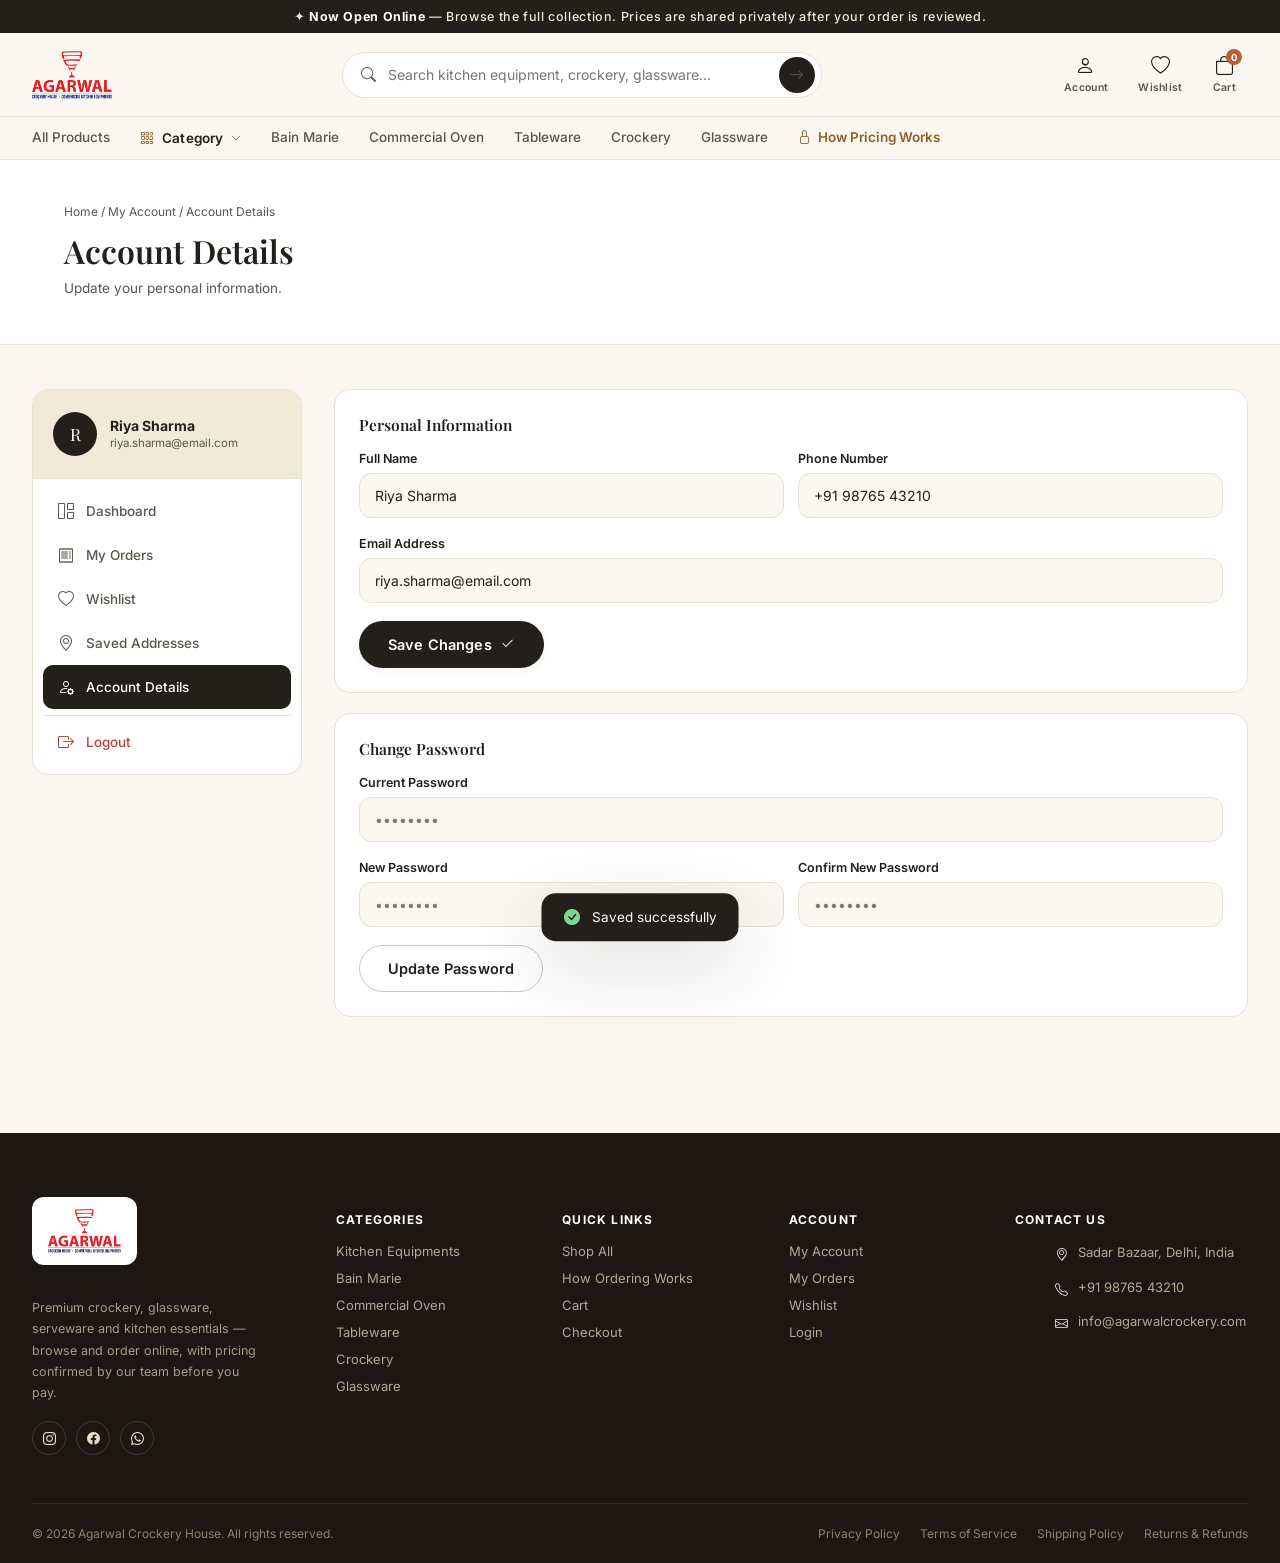
<file: account-details.html>
<!doctype html>
<html lang="en">
<head>
<meta charset="utf-8">
<meta name="viewport" content="width=device-width, initial-scale=1">
<title>Account Details | Agarwal Crockery House</title>
<link rel="icon" href="assets/img/logo.png">
<link rel="preconnect" href="https://fonts.googleapis.com">
<link rel="preconnect" href="https://fonts.gstatic.com" crossorigin>
<link href="https://fonts.googleapis.com/css2?family=Playfair+Display:ital,wght@0,500;0,600;0,700;1,500&family=Inter:wght@400;500;600;700;800&display=swap" rel="stylesheet">
<link href="https://cdn.jsdelivr.net/npm/bootstrap-icons@1.11.3/font/bootstrap-icons.css" rel="stylesheet">
<link rel="stylesheet" href="assets/css/site.css">
<link rel="stylesheet" href="assets/css/nav.css">
<link rel="stylesheet" href="assets/css/cart.css">
<link rel="stylesheet" href="assets/css/account.css">
</head>
<body>

<div class="announce">✦ <b>Now Open Online</b> — Browse the full collection. Prices are shared privately after your order is reviewed.</div>

<header class="site-header">
  <div class="header-row">
    <a class="logo-mark" href="index.html"><img src="assets/img/logo.png" alt="Agarwal Crockery House"></a>
    <form class="search-form" action="shop.html">
      <i class="bi bi-search"></i>
      <input type="search" name="q" placeholder="Search kitchen equipment, crockery, glassware...">
      <button type="submit" aria-label="Search"><i class="bi bi-arrow-right"></i></button>
    </form>
    <div class="header-actions">
      <a class="icon-link" href="account.html"><i class="bi bi-person"></i><span class="label">Account</span></a>
      <a class="icon-link" href="wishlist.html"><i class="bi bi-heart"></i><span class="label">Wishlist</span></a>
      <a class="icon-link" href="cart.html"><i class="bi bi-bag"></i><span class="label">Cart</span><span class="count" data-cart-count>0</span></a>
    </div>
  </div>
  <nav class="category-nav">
    <div class="category-nav-row">
      <a href="shop.html">All Products</a>
      <div class="mega-wrap" id="megaWrap">
        <button type="button" class="mega-btn" id="megaBtn" aria-haspopup="true" aria-expanded="false">
          <i class="bi bi-grid-3x3-gap"></i> Category <i class="bi bi-chevron-down"></i>
        </button>
        <div class="mega-panel" id="megaPanel"></div>
      </div>
      <a href="shop.html?cat=bain-marie">Bain Marie</a>
      <a href="shop.html?cat=commercial-oven">Commercial Oven</a>
      <a href="shop.html?cat=tableware">Tableware</a>
      <a href="shop.html?cat=crockery">Crockery</a>
      <a href="shop.html?cat=glassware">Glassware</a>
      <a class="pricing-link" href="index.html#how-it-works"><i class="bi bi-lock"></i> How Pricing Works</a>
    </div>
  </nav>
</header>

<div class="page-hero">
  <div class="container">
    <div>
      <div class="breadcrumb"><a href="index.html">Home</a> / <a href="account.html">My Account</a> / Account Details</div>
      <h1>Account Details</h1>
      <p>Update your personal information.</p>
    </div>
  </div>
</div>

<main>
  <div class="account-layout">
    <aside class="account-sidebar">
      <div class="account-user">
        <div class="account-avatar">R</div>
        <div><b>Riya Sharma</b><span>riya.sharma@email.com</span></div>
      </div>
      <nav class="account-nav">
        <a href="account.html"><i class="bi bi-grid-1x2"></i> Dashboard</a>
        <a href="orders.html"><i class="bi bi-receipt"></i> My Orders</a>
        <a href="wishlist.html"><i class="bi bi-heart"></i> Wishlist</a>
        <a href="addresses.html"><i class="bi bi-geo-alt"></i> Saved Addresses</a>
        <a href="account-details.html" class="active"><i class="bi bi-person-gear"></i> Account Details</a>
        <a href="login.html" class="logout"><i class="bi bi-box-arrow-right"></i> Logout</a>
      </nav>
    </aside>

    <div class="account-main">
      <div class="acct-panel">
        <h3>Personal Information</h3>
        <form id="detailsForm">
          <div class="field-row">
            <div class="field">
              <label for="dName">Full Name</label>
              <input type="text" id="dName" value="Riya Sharma">
            </div>
            <div class="field">
              <label for="dPhone">Phone Number</label>
              <input type="tel" id="dPhone" value="+91 98765 43210">
            </div>
          </div>
          <div class="field">
            <label for="dEmail">Email Address</label>
            <input type="email" id="dEmail" value="riya.sharma@email.com">
          </div>
          <button type="submit" class="btn btn-dark">Save Changes <i class="bi bi-check2"></i></button>
        </form>
      </div>

      <div class="acct-panel">
        <h3>Change Password</h3>
        <form id="passwordForm">
          <div class="field">
            <label for="dCurrentPwd">Current Password</label>
            <input type="password" id="dCurrentPwd" placeholder="••••••••">
          </div>
          <div class="field-row">
            <div class="field">
              <label for="dNewPwd">New Password</label>
              <input type="password" id="dNewPwd" placeholder="••••••••">
            </div>
            <div class="field">
              <label for="dConfirmPwd">Confirm New Password</label>
              <input type="password" id="dConfirmPwd" placeholder="••••••••">
            </div>
          </div>
          <button type="submit" class="btn btn-outline">Update Password</button>
        </form>
      </div>
    </div>
  </div>
</main>

<footer class="site-footer">
  <div class="footer-top">
    <div class="footer-brand">
      <div class="footer-logo-badge"><img src="assets/img/logo.png" alt="Agarwal Crockery House"></div>
      <p>Premium crockery, glassware, serveware and kitchen essentials — browse and order online, with pricing confirmed by our team before you pay.</p>
      <div class="footer-social">
        <a href="#" aria-label="Instagram"><i class="bi bi-instagram"></i></a>
        <a href="#" aria-label="Facebook"><i class="bi bi-facebook"></i></a>
        <a href="#" aria-label="WhatsApp"><i class="bi bi-whatsapp"></i></a>
      </div>
    </div>
    <div class="footer-col">
      <h4>Categories</h4>
      <a href="shop.html?cat=kitchen-equipment">Kitchen Equipments</a>
      <a href="shop.html?cat=bain-marie">Bain Marie</a>
      <a href="shop.html?cat=commercial-oven">Commercial Oven</a>
      <a href="shop.html?cat=tableware">Tableware</a>
      <a href="shop.html?cat=crockery">Crockery</a>
      <a href="shop.html?cat=glassware">Glassware</a>
    </div>
    <div class="footer-col">
      <h4>Quick Links</h4>
      <a href="shop.html">Shop All</a>
      <a href="index.html#how-it-works">How Ordering Works</a>
      <a href="cart.html">Cart</a>
      <a href="checkout.html">Checkout</a>
    </div>
    <div class="footer-col">
      <h4>Account</h4>
      <a href="account.html">My Account</a>
      <a href="orders.html">My Orders</a>
      <a href="wishlist.html">Wishlist</a>
      <a href="login.html">Login</a>
    </div>
    <div class="footer-col">
      <h4>Contact Us</h4>
      <ul class="footer-contact">
        <li><i class="bi bi-geo-alt"></i><span>Sadar Bazaar, Delhi, India</span></li>
        <li><i class="bi bi-telephone"></i><span>+91 98765 43210</span></li>
        <li><i class="bi bi-envelope"></i><span>info@agarwalcrockery.com</span></li>
      </ul>
    </div>
  </div>
  <div class="footer-bottom">
    <span>© 2026 Agarwal Crockery House. All rights reserved.</span>
    <div class="policies">
      <a href="#">Privacy Policy</a>
      <a href="#">Terms of Service</a>
      <a href="#">Shipping Policy</a>
      <a href="#">Returns &amp; Refunds</a>
    </div>
  </div>
</footer>

<div class="toast-note" id="acToast"><i class="bi bi-check-circle-fill"></i><span data-toast-text>Saved successfully</span></div>

<script src="assets/js/categories.js"></script>
<script src="assets/js/products.js"></script>
<script src="assets/js/site.js"></script>
<script src="assets/js/nav.js"></script>
<script>
  document.getElementById('detailsForm').addEventListener('submit', function (e) {
    e.preventDefault();
    if (window.ACShowToast) window.ACShowToast('Profile updated successfully');
  });
  document.getElementById('passwordForm').addEventListener('submit', function (e) {
    e.preventDefault();
    if (window.ACShowToast) window.ACShowToast('Password updated successfully');
    this.reset();
  });
</script>
</body>
</html>
</file>
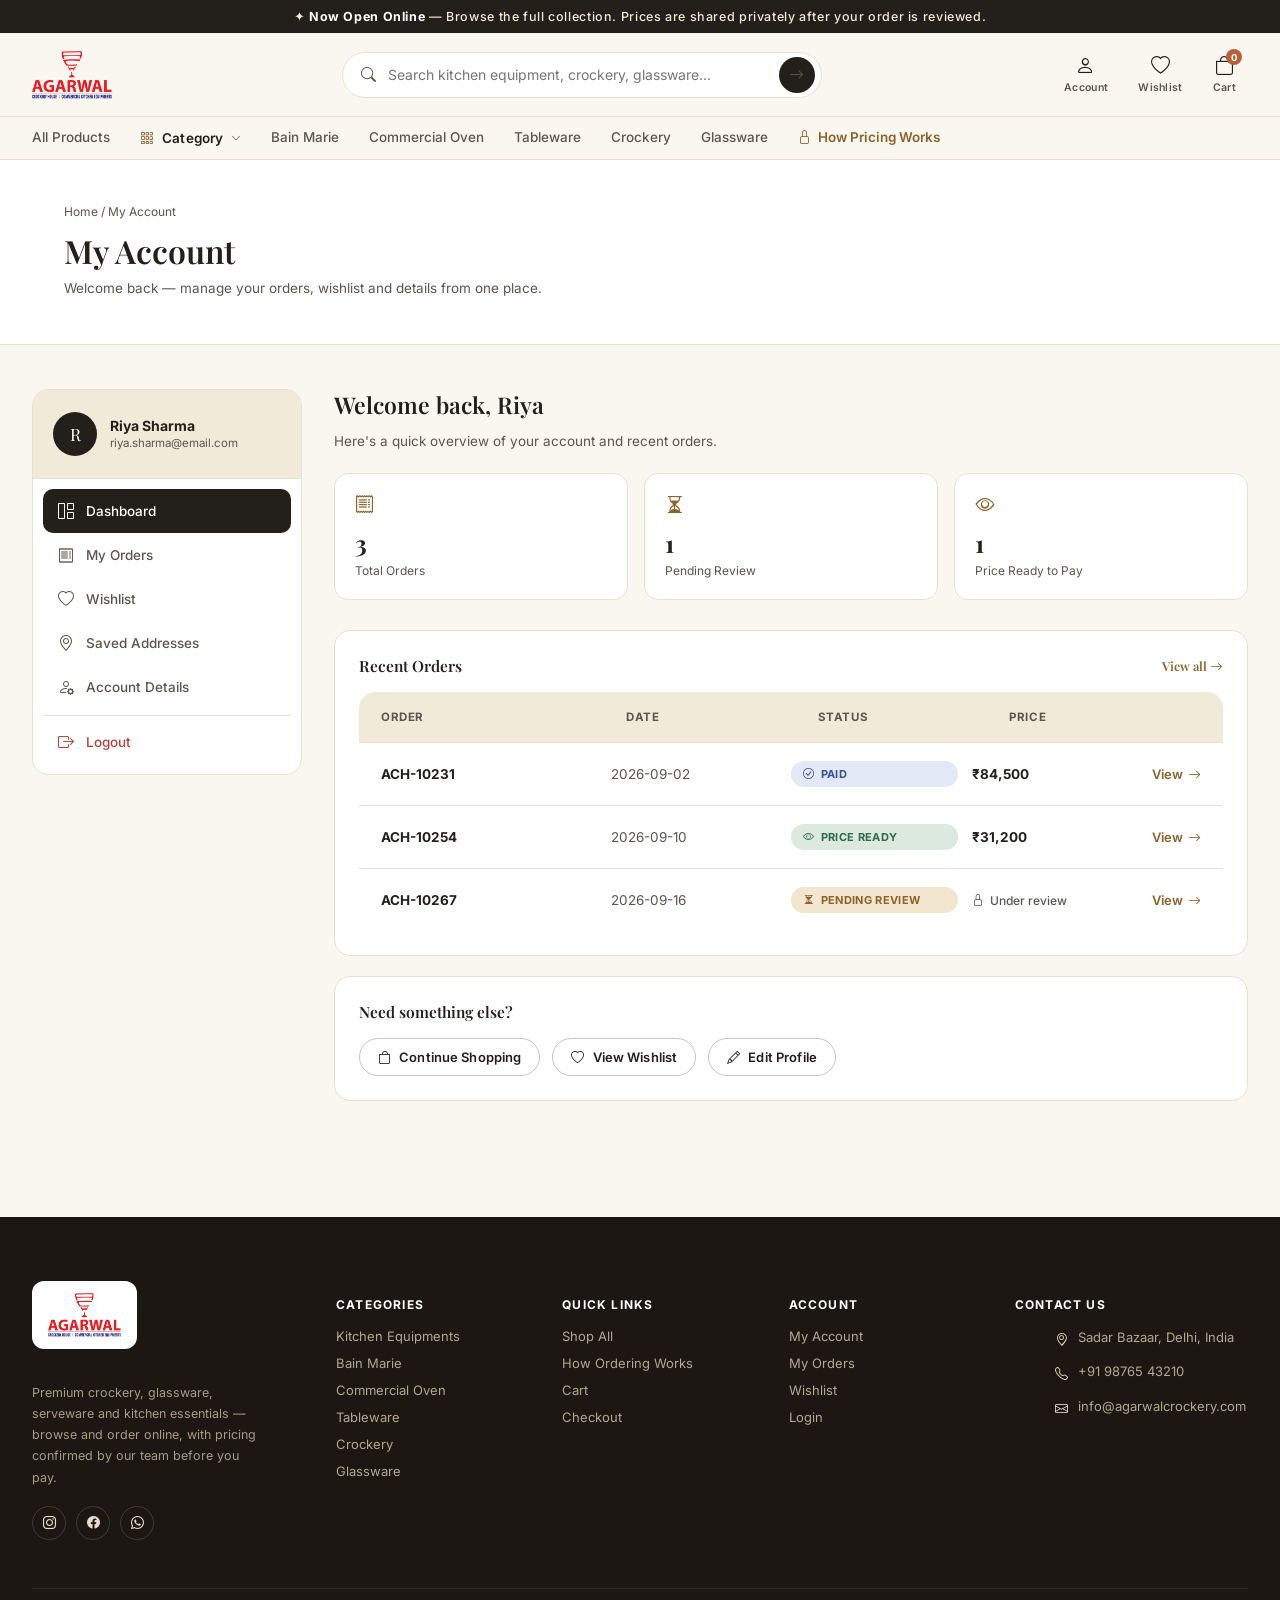
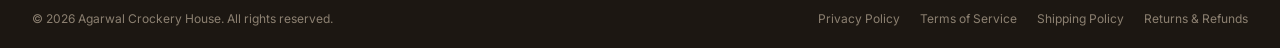
<file: account.html>
<!doctype html>
<html lang="en">
<head>
<meta charset="utf-8">
<meta name="viewport" content="width=device-width, initial-scale=1">
<title>My Account | Agarwal Crockery House</title>
<link rel="icon" href="assets/img/logo.png">
<link rel="preconnect" href="https://fonts.googleapis.com">
<link rel="preconnect" href="https://fonts.gstatic.com" crossorigin>
<link href="https://fonts.googleapis.com/css2?family=Playfair+Display:ital,wght@0,500;0,600;0,700;1,500&family=Inter:wght@400;500;600;700;800&display=swap" rel="stylesheet">
<link href="https://cdn.jsdelivr.net/npm/bootstrap-icons@1.11.3/font/bootstrap-icons.css" rel="stylesheet">
<link rel="stylesheet" href="assets/css/site.css">
<link rel="stylesheet" href="assets/css/nav.css">
<link rel="stylesheet" href="assets/css/cart.css">
<link rel="stylesheet" href="assets/css/account.css">
</head>
<body>

<div class="announce">✦ <b>Now Open Online</b> — Browse the full collection. Prices are shared privately after your order is reviewed.</div>

<header class="site-header">
  <div class="header-row">
    <a class="logo-mark" href="index.html"><img src="assets/img/logo.png" alt="Agarwal Crockery House"></a>
    <form class="search-form" action="shop.html">
      <i class="bi bi-search"></i>
      <input type="search" name="q" placeholder="Search kitchen equipment, crockery, glassware...">
      <button type="submit" aria-label="Search"><i class="bi bi-arrow-right"></i></button>
    </form>
    <div class="header-actions">
      <a class="icon-link" href="account.html"><i class="bi bi-person"></i><span class="label">Account</span></a>
      <a class="icon-link" href="wishlist.html"><i class="bi bi-heart"></i><span class="label">Wishlist</span></a>
      <a class="icon-link" href="cart.html"><i class="bi bi-bag"></i><span class="label">Cart</span><span class="count" data-cart-count>0</span></a>
    </div>
  </div>
  <nav class="category-nav">
    <div class="category-nav-row">
      <a href="shop.html">All Products</a>
      <div class="mega-wrap" id="megaWrap">
        <button type="button" class="mega-btn" id="megaBtn" aria-haspopup="true" aria-expanded="false">
          <i class="bi bi-grid-3x3-gap"></i> Category <i class="bi bi-chevron-down"></i>
        </button>
        <div class="mega-panel" id="megaPanel"></div>
      </div>
      <a href="shop.html?cat=bain-marie">Bain Marie</a>
      <a href="shop.html?cat=commercial-oven">Commercial Oven</a>
      <a href="shop.html?cat=tableware">Tableware</a>
      <a href="shop.html?cat=crockery">Crockery</a>
      <a href="shop.html?cat=glassware">Glassware</a>
      <a class="pricing-link" href="index.html#how-it-works"><i class="bi bi-lock"></i> How Pricing Works</a>
    </div>
  </nav>
</header>

<div class="page-hero">
  <div class="container">
    <div>
      <div class="breadcrumb"><a href="index.html">Home</a> / My Account</div>
      <h1>My Account</h1>
      <p>Welcome back — manage your orders, wishlist and details from one place.</p>
    </div>
  </div>
</div>

<main>
  <div class="account-layout">
    <aside class="account-sidebar">
      <div class="account-user">
        <div class="account-avatar">R</div>
        <div>
          <b>Riya Sharma</b>
          <span>riya.sharma@email.com</span>
        </div>
      </div>
      <nav class="account-nav">
        <a href="account.html" class="active"><i class="bi bi-grid-1x2"></i> Dashboard</a>
        <a href="orders.html"><i class="bi bi-receipt"></i> My Orders</a>
        <a href="wishlist.html"><i class="bi bi-heart"></i> Wishlist</a>
        <a href="addresses.html"><i class="bi bi-geo-alt"></i> Saved Addresses</a>
        <a href="account-details.html"><i class="bi bi-person-gear"></i> Account Details</a>
        <a href="login.html" class="logout"><i class="bi bi-box-arrow-right"></i> Logout</a>
      </nav>
    </aside>

    <div class="account-main" id="acctDashboard">
      <div class="account-main-head">
        <h1>Welcome back, Riya</h1>
        <p>Here's a quick overview of your account and recent orders.</p>
      </div>

      <div class="acct-stats">
        <div class="acct-stat-card"><i class="bi bi-receipt"></i><b id="statTotal">0</b><span>Total Orders</span></div>
        <div class="acct-stat-card"><i class="bi bi-hourglass-split"></i><b id="statPending">0</b><span>Pending Review</span></div>
        <div class="acct-stat-card"><i class="bi bi-eye"></i><b id="statReady">0</b><span>Price Ready to Pay</span></div>
      </div>

      <div class="acct-panel">
        <h3>Recent Orders <a href="orders.html">View all <i class="bi bi-arrow-right"></i></a></h3>
        <div class="orders-table" id="recentOrdersList" style="border:0;"></div>
      </div>

      <div class="acct-panel">
        <h3>Need something else?</h3>
        <div style="display:flex; gap:12px; flex-wrap:wrap;">
          <a class="btn btn-outline btn-sm" href="shop.html"><i class="bi bi-bag"></i> Continue Shopping</a>
          <a class="btn btn-outline btn-sm" href="wishlist.html"><i class="bi bi-heart"></i> View Wishlist</a>
          <a class="btn btn-outline btn-sm" href="account-details.html"><i class="bi bi-pencil"></i> Edit Profile</a>
        </div>
      </div>
    </div>
  </div>
</main>

<footer class="site-footer">
  <div class="footer-top">
    <div class="footer-brand">
      <div class="footer-logo-badge"><img src="assets/img/logo.png" alt="Agarwal Crockery House"></div>
      <p>Premium crockery, glassware, serveware and kitchen essentials — browse and order online, with pricing confirmed by our team before you pay.</p>
      <div class="footer-social">
        <a href="#" aria-label="Instagram"><i class="bi bi-instagram"></i></a>
        <a href="#" aria-label="Facebook"><i class="bi bi-facebook"></i></a>
        <a href="#" aria-label="WhatsApp"><i class="bi bi-whatsapp"></i></a>
      </div>
    </div>
    <div class="footer-col">
      <h4>Categories</h4>
      <a href="shop.html?cat=kitchen-equipment">Kitchen Equipments</a>
      <a href="shop.html?cat=bain-marie">Bain Marie</a>
      <a href="shop.html?cat=commercial-oven">Commercial Oven</a>
      <a href="shop.html?cat=tableware">Tableware</a>
      <a href="shop.html?cat=crockery">Crockery</a>
      <a href="shop.html?cat=glassware">Glassware</a>
    </div>
    <div class="footer-col">
      <h4>Quick Links</h4>
      <a href="shop.html">Shop All</a>
      <a href="index.html#how-it-works">How Ordering Works</a>
      <a href="cart.html">Cart</a>
      <a href="checkout.html">Checkout</a>
    </div>
    <div class="footer-col">
      <h4>Account</h4>
      <a href="account.html">My Account</a>
      <a href="orders.html">My Orders</a>
      <a href="wishlist.html">Wishlist</a>
      <a href="login.html">Login</a>
    </div>
    <div class="footer-col">
      <h4>Contact Us</h4>
      <ul class="footer-contact">
        <li><i class="bi bi-geo-alt"></i><span>Sadar Bazaar, Delhi, India</span></li>
        <li><i class="bi bi-telephone"></i><span>+91 98765 43210</span></li>
        <li><i class="bi bi-envelope"></i><span>info@agarwalcrockery.com</span></li>
      </ul>
    </div>
  </div>
  <div class="footer-bottom">
    <span>© 2026 Agarwal Crockery House. All rights reserved.</span>
    <div class="policies">
      <a href="#">Privacy Policy</a>
      <a href="#">Terms of Service</a>
      <a href="#">Shipping Policy</a>
      <a href="#">Returns &amp; Refunds</a>
    </div>
  </div>
</footer>

<script src="assets/js/categories.js"></script>
<script src="assets/js/products.js"></script>
<script src="assets/js/site.js"></script>
<script src="assets/js/nav.js"></script>
<script src="assets/js/account.js"></script>
</body>
</html>
</file>
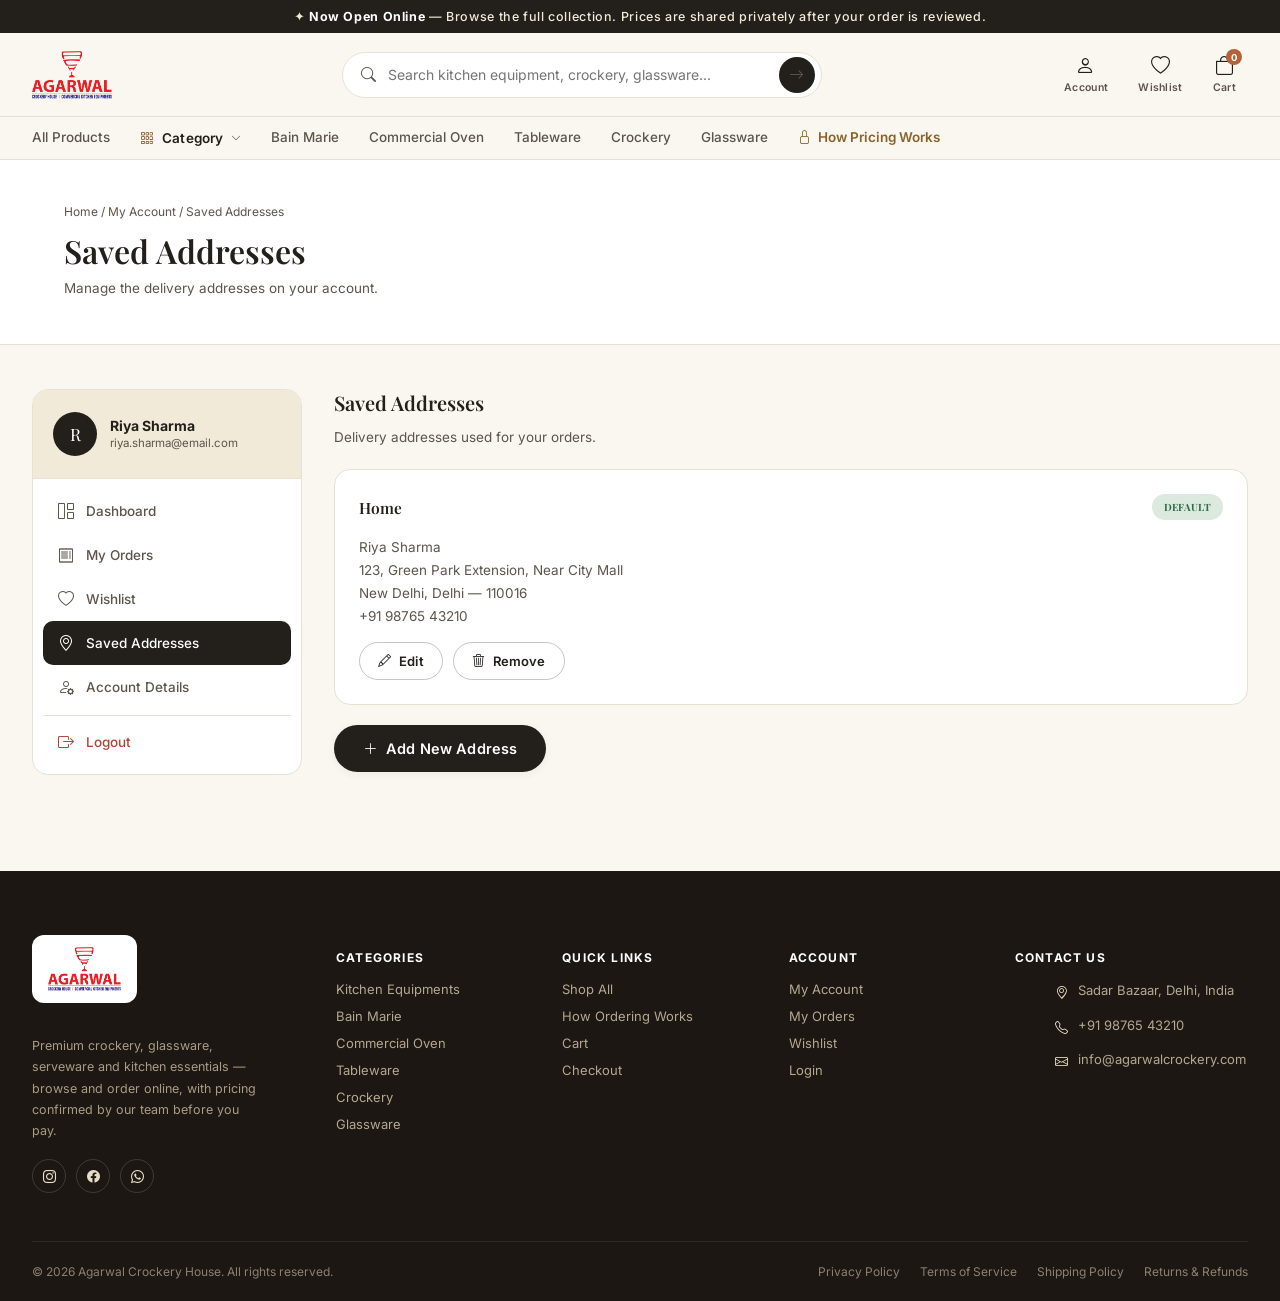
<file: addresses.html>
<!doctype html>
<html lang="en">
<head>
<meta charset="utf-8">
<meta name="viewport" content="width=device-width, initial-scale=1">
<title>Saved Addresses | Agarwal Crockery House</title>
<link rel="icon" href="assets/img/logo.png">
<link rel="preconnect" href="https://fonts.googleapis.com">
<link rel="preconnect" href="https://fonts.gstatic.com" crossorigin>
<link href="https://fonts.googleapis.com/css2?family=Playfair+Display:ital,wght@0,500;0,600;0,700;1,500&family=Inter:wght@400;500;600;700;800&display=swap" rel="stylesheet">
<link href="https://cdn.jsdelivr.net/npm/bootstrap-icons@1.11.3/font/bootstrap-icons.css" rel="stylesheet">
<link rel="stylesheet" href="assets/css/site.css">
<link rel="stylesheet" href="assets/css/nav.css">
<link rel="stylesheet" href="assets/css/cart.css">
<link rel="stylesheet" href="assets/css/account.css">
</head>
<body>

<div class="announce">✦ <b>Now Open Online</b> — Browse the full collection. Prices are shared privately after your order is reviewed.</div>

<header class="site-header">
  <div class="header-row">
    <a class="logo-mark" href="index.html"><img src="assets/img/logo.png" alt="Agarwal Crockery House"></a>
    <form class="search-form" action="shop.html">
      <i class="bi bi-search"></i>
      <input type="search" name="q" placeholder="Search kitchen equipment, crockery, glassware...">
      <button type="submit" aria-label="Search"><i class="bi bi-arrow-right"></i></button>
    </form>
    <div class="header-actions">
      <a class="icon-link" href="account.html"><i class="bi bi-person"></i><span class="label">Account</span></a>
      <a class="icon-link" href="wishlist.html"><i class="bi bi-heart"></i><span class="label">Wishlist</span></a>
      <a class="icon-link" href="cart.html"><i class="bi bi-bag"></i><span class="label">Cart</span><span class="count" data-cart-count>0</span></a>
    </div>
  </div>
  <nav class="category-nav">
    <div class="category-nav-row">
      <a href="shop.html">All Products</a>
      <div class="mega-wrap" id="megaWrap">
        <button type="button" class="mega-btn" id="megaBtn" aria-haspopup="true" aria-expanded="false">
          <i class="bi bi-grid-3x3-gap"></i> Category <i class="bi bi-chevron-down"></i>
        </button>
        <div class="mega-panel" id="megaPanel"></div>
      </div>
      <a href="shop.html?cat=bain-marie">Bain Marie</a>
      <a href="shop.html?cat=commercial-oven">Commercial Oven</a>
      <a href="shop.html?cat=tableware">Tableware</a>
      <a href="shop.html?cat=crockery">Crockery</a>
      <a href="shop.html?cat=glassware">Glassware</a>
      <a class="pricing-link" href="index.html#how-it-works"><i class="bi bi-lock"></i> How Pricing Works</a>
    </div>
  </nav>
</header>

<div class="page-hero">
  <div class="container">
    <div>
      <div class="breadcrumb"><a href="index.html">Home</a> / <a href="account.html">My Account</a> / Saved Addresses</div>
      <h1>Saved Addresses</h1>
      <p>Manage the delivery addresses on your account.</p>
    </div>
  </div>
</div>

<main>
  <div class="account-layout">
    <aside class="account-sidebar">
      <div class="account-user">
        <div class="account-avatar">R</div>
        <div><b>Riya Sharma</b><span>riya.sharma@email.com</span></div>
      </div>
      <nav class="account-nav">
        <a href="account.html"><i class="bi bi-grid-1x2"></i> Dashboard</a>
        <a href="orders.html"><i class="bi bi-receipt"></i> My Orders</a>
        <a href="wishlist.html"><i class="bi bi-heart"></i> Wishlist</a>
        <a href="addresses.html" class="active"><i class="bi bi-geo-alt"></i> Saved Addresses</a>
        <a href="account-details.html"><i class="bi bi-person-gear"></i> Account Details</a>
        <a href="login.html" class="logout"><i class="bi bi-box-arrow-right"></i> Logout</a>
      </nav>
    </aside>

    <div class="account-main">
      <div class="account-main-head">
        <h1 style="font-size:20px;">Saved Addresses</h1>
        <p>Delivery addresses used for your orders.</p>
      </div>

      <div class="acct-panel">
        <h3>Home <span class="status-pill status-price-ready" style="font-size:10px;">DEFAULT</span></h3>
        <p style="font-size:13.5px; color:var(--ink-soft); line-height:1.7; margin:0 0 14px;">
          Riya Sharma<br>
          123, Green Park Extension, Near City Mall<br>
          New Delhi, Delhi — 110016<br>
          +91 98765 43210
        </p>
        <div style="display:flex; gap:10px;">
          <button class="btn btn-outline btn-sm"><i class="bi bi-pencil"></i> Edit</button>
          <button class="btn btn-outline btn-sm"><i class="bi bi-trash3"></i> Remove</button>
        </div>
      </div>

      <a class="btn btn-dark" href="#"><i class="bi bi-plus-lg"></i> Add New Address</a>
    </div>
  </div>
</main>

<footer class="site-footer">
  <div class="footer-top">
    <div class="footer-brand">
      <div class="footer-logo-badge"><img src="assets/img/logo.png" alt="Agarwal Crockery House"></div>
      <p>Premium crockery, glassware, serveware and kitchen essentials — browse and order online, with pricing confirmed by our team before you pay.</p>
      <div class="footer-social">
        <a href="#" aria-label="Instagram"><i class="bi bi-instagram"></i></a>
        <a href="#" aria-label="Facebook"><i class="bi bi-facebook"></i></a>
        <a href="#" aria-label="WhatsApp"><i class="bi bi-whatsapp"></i></a>
      </div>
    </div>
    <div class="footer-col">
      <h4>Categories</h4>
      <a href="shop.html?cat=kitchen-equipment">Kitchen Equipments</a>
      <a href="shop.html?cat=bain-marie">Bain Marie</a>
      <a href="shop.html?cat=commercial-oven">Commercial Oven</a>
      <a href="shop.html?cat=tableware">Tableware</a>
      <a href="shop.html?cat=crockery">Crockery</a>
      <a href="shop.html?cat=glassware">Glassware</a>
    </div>
    <div class="footer-col">
      <h4>Quick Links</h4>
      <a href="shop.html">Shop All</a>
      <a href="index.html#how-it-works">How Ordering Works</a>
      <a href="cart.html">Cart</a>
      <a href="checkout.html">Checkout</a>
    </div>
    <div class="footer-col">
      <h4>Account</h4>
      <a href="account.html">My Account</a>
      <a href="orders.html">My Orders</a>
      <a href="wishlist.html">Wishlist</a>
      <a href="login.html">Login</a>
    </div>
    <div class="footer-col">
      <h4>Contact Us</h4>
      <ul class="footer-contact">
        <li><i class="bi bi-geo-alt"></i><span>Sadar Bazaar, Delhi, India</span></li>
        <li><i class="bi bi-telephone"></i><span>+91 98765 43210</span></li>
        <li><i class="bi bi-envelope"></i><span>info@agarwalcrockery.com</span></li>
      </ul>
    </div>
  </div>
  <div class="footer-bottom">
    <span>© 2026 Agarwal Crockery House. All rights reserved.</span>
    <div class="policies">
      <a href="#">Privacy Policy</a>
      <a href="#">Terms of Service</a>
      <a href="#">Shipping Policy</a>
      <a href="#">Returns &amp; Refunds</a>
    </div>
  </div>
</footer>

<script src="assets/js/categories.js"></script>
<script src="assets/js/products.js"></script>
<script src="assets/js/site.js"></script>
<script src="assets/js/nav.js"></script>
</body>
</html>
</file>
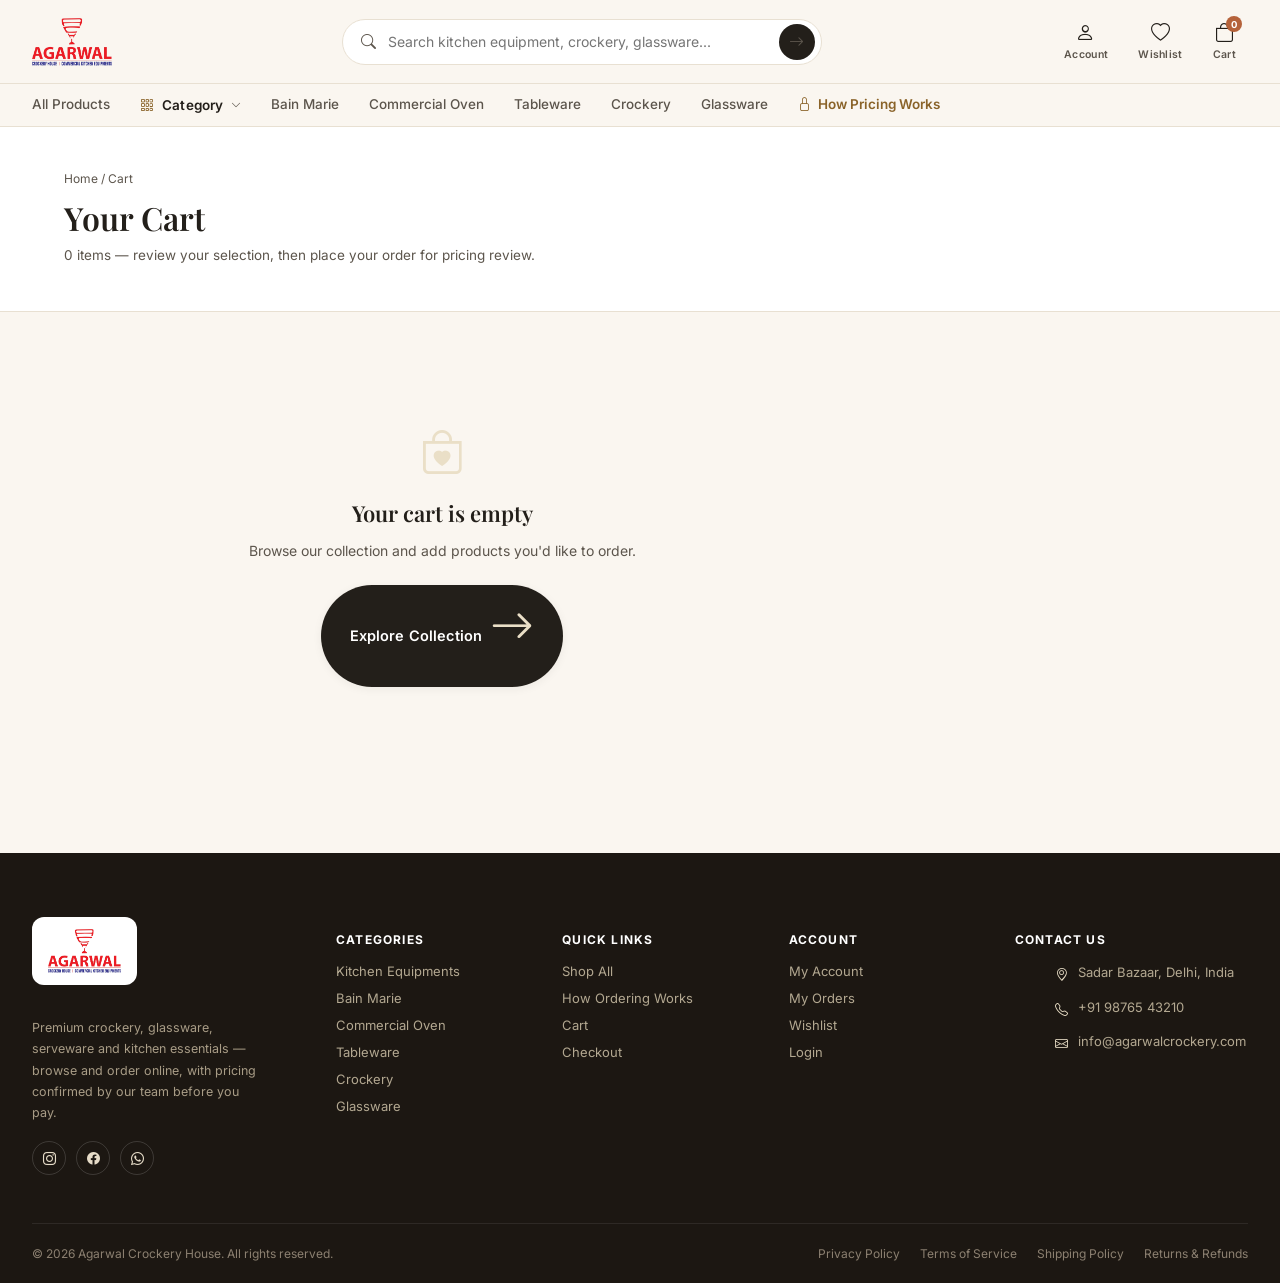
<file: cart.html>
<!doctype html>
<html lang="en">
<head>
<meta charset="utf-8">
<meta name="viewport" content="width=device-width, initial-scale=1">
<title>Your Cart | Agarwal Crockery House</title>
<link rel="icon" href="assets/img/logo.png">
<link rel="preconnect" href="https://fonts.googleapis.com">
<link rel="preconnect" href="https://fonts.gstatic.com" crossorigin>
<link href="https://fonts.googleapis.com/css2?family=Playfair+Display:ital,wght@0,500;0,600;0,700;1,500&family=Inter:wght@400;500;600;700;800&display=swap" rel="stylesheet">
<link href="https://cdn.jsdelivr.net/npm/bootstrap-icons@1.11.3/font/bootstrap-icons.css" rel="stylesheet">
<link rel="stylesheet" href="assets/css/site.css">
<link rel="stylesheet" href="assets/css/nav.css">
<link rel="stylesheet" href="assets/css/cart.css">
</head>
<body>

<header class="site-header">
  <div class="header-row">
    <a class="logo-mark" href="index.html"><img src="assets/img/logo.png" alt="Agarwal Crockery House"></a>
    <form class="search-form" action="shop.html">
      <i class="bi bi-search"></i>
      <input type="search" name="q" placeholder="Search kitchen equipment, crockery, glassware...">
      <button type="submit" aria-label="Search"><i class="bi bi-arrow-right"></i></button>
    </form>
    <div class="header-actions">
      <a class="icon-link" href="account.html"><i class="bi bi-person"></i><span class="label">Account</span></a>
      <a class="icon-link" href="wishlist.html"><i class="bi bi-heart"></i><span class="label">Wishlist</span></a>
      <a class="icon-link" href="cart.html"><i class="bi bi-bag"></i><span class="label">Cart</span><span class="count" data-cart-count>0</span></a>
    </div>
  </div>
  <nav class="category-nav">
    <div class="category-nav-row">
      <a href="shop.html">All Products</a>
      <div class="mega-wrap" id="megaWrap">
        <button type="button" class="mega-btn" id="megaBtn" aria-haspopup="true" aria-expanded="false">
          <i class="bi bi-grid-3x3-gap"></i> Category <i class="bi bi-chevron-down"></i>
        </button>
        <div class="mega-panel" id="megaPanel"></div>
      </div>
      <a href="shop.html?cat=bain-marie">Bain Marie</a>
      <a href="shop.html?cat=commercial-oven">Commercial Oven</a>
      <a href="shop.html?cat=tableware">Tableware</a>
      <a href="shop.html?cat=crockery">Crockery</a>
      <a href="shop.html?cat=glassware">Glassware</a>
      <a class="pricing-link" href="index.html#how-it-works"><i class="bi bi-lock"></i> How Pricing Works</a>
    </div>
  </nav>
</header>

<div class="page-hero">
  <div class="container">
    <div>
      <div class="breadcrumb"><a href="index.html">Home</a> / Cart</div>
      <h1>Your Cart</h1>
      <p><span id="cartItemCount">0 items</span> — review your selection, then place your order for pricing review.</p>
    </div>
  </div>
</div>

<main>
  <div class="cart-layout">
    <div>
      <div class="cart-items" id="cartList"></div>
      <div class="empty-state" id="cartEmptyState">
        <i class="bi bi-bag-heart"></i>
        <h2>Your cart is empty</h2>
        <p>Browse our collection and add products you'd like to order.</p>
        <a class="btn btn-dark" href="shop.html">Explore Collection <i class="bi bi-arrow-right"></i></a>
      </div>
    </div>
    <aside class="summary-card" id="cartSummary">
      <h3>Order Summary</h3>
      <div class="summary-row"><span>Items</span><b id="summaryItemCount">0</b></div>
      <div class="summary-row"><span>Pricing</span><b>Shared after review</b></div>
      <div class="summary-note"><i class="bi bi-lock"></i> No payment is required now. Place your order and our team will confirm pricing in your account.</div>
      <a class="btn btn-dark btn-block" href="checkout.html">Place Order <i class="bi bi-arrow-right"></i></a>
      <a class="btn btn-outline btn-block" href="shop.html" style="margin-top:10px;">Continue Shopping</a>
    </aside>
  </div>
</main>

<footer class="site-footer">
  <div class="footer-top">
    <div class="footer-brand">
      <div class="footer-logo-badge"><img src="assets/img/logo.png" alt="Agarwal Crockery House"></div>
      <p>Premium crockery, glassware, serveware and kitchen essentials — browse and order online, with pricing confirmed by our team before you pay.</p>
      <div class="footer-social">
        <a href="#" aria-label="Instagram"><i class="bi bi-instagram"></i></a>
        <a href="#" aria-label="Facebook"><i class="bi bi-facebook"></i></a>
        <a href="#" aria-label="WhatsApp"><i class="bi bi-whatsapp"></i></a>
      </div>
    </div>
    <div class="footer-col">
      <h4>Categories</h4>
      <a href="shop.html?cat=kitchen-equipment">Kitchen Equipments</a>
      <a href="shop.html?cat=bain-marie">Bain Marie</a>
      <a href="shop.html?cat=commercial-oven">Commercial Oven</a>
      <a href="shop.html?cat=tableware">Tableware</a>
      <a href="shop.html?cat=crockery">Crockery</a>
      <a href="shop.html?cat=glassware">Glassware</a>
    </div>
    <div class="footer-col">
      <h4>Quick Links</h4>
      <a href="shop.html">Shop All</a>
      <a href="index.html#how-it-works">How Ordering Works</a>
      <a href="cart.html">Cart</a>
      <a href="checkout.html">Checkout</a>
    </div>
    <div class="footer-col">
      <h4>Account</h4>
      <a href="account.html">My Account</a>
      <a href="orders.html">My Orders</a>
      <a href="wishlist.html">Wishlist</a>
      <a href="login.html">Login</a>
    </div>
    <div class="footer-col">
      <h4>Contact Us</h4>
      <ul class="footer-contact">
        <li><i class="bi bi-geo-alt"></i><span>Sadar Bazaar, Delhi, India</span></li>
        <li><i class="bi bi-telephone"></i><span>+91 98765 43210</span></li>
        <li><i class="bi bi-envelope"></i><span>info@agarwalcrockery.com</span></li>
      </ul>
    </div>
  </div>
  <div class="footer-bottom">
    <span>© 2026 Agarwal Crockery House. All rights reserved.</span>
    <div class="policies">
      <a href="#">Privacy Policy</a>
      <a href="#">Terms of Service</a>
      <a href="#">Shipping Policy</a>
      <a href="#">Returns &amp; Refunds</a>
    </div>
  </div>
</footer>

<script src="assets/js/categories.js"></script>
<script src="assets/js/products.js"></script>
<script src="assets/js/site.js"></script>
<script src="assets/js/nav.js"></script>
<script src="assets/js/cart.js"></script>
</body>
</html>
</file>
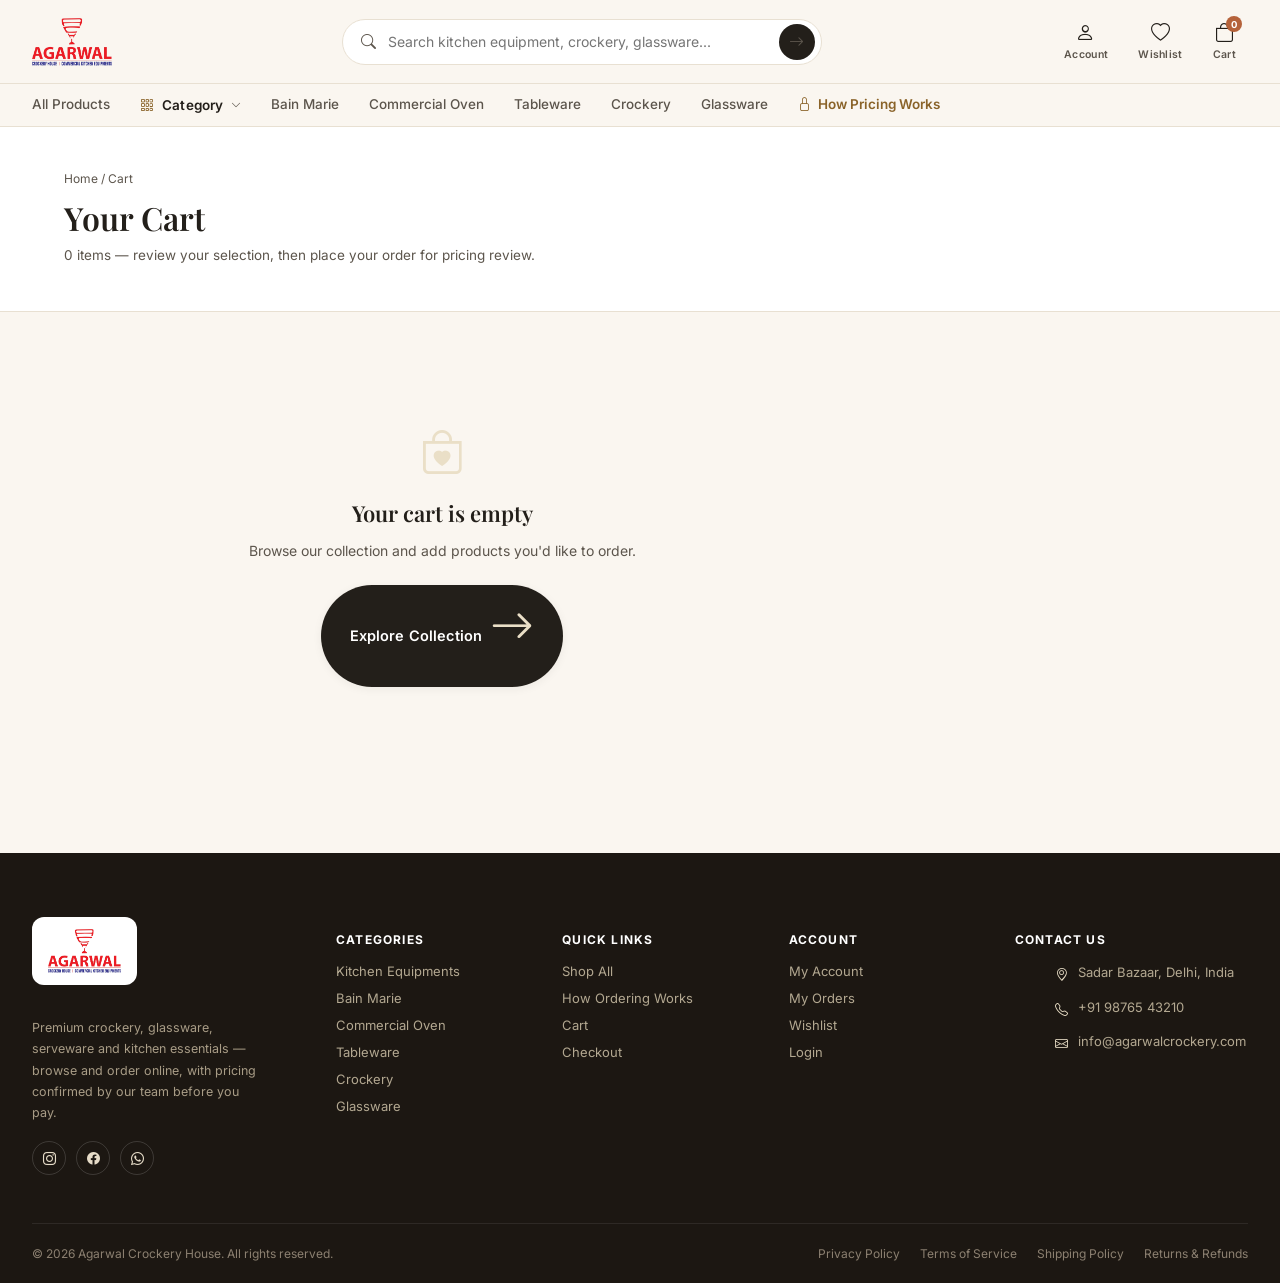
<file: checkout.html>
<!doctype html>
<html lang="en">
<head>
<meta charset="utf-8">
<meta name="viewport" content="width=device-width, initial-scale=1">
<title>Checkout | Agarwal Crockery House</title>
<link rel="icon" href="assets/img/logo.png">
<link rel="preconnect" href="https://fonts.googleapis.com">
<link rel="preconnect" href="https://fonts.gstatic.com" crossorigin>
<link href="https://fonts.googleapis.com/css2?family=Playfair+Display:ital,wght@0,500;0,600;0,700;1,500&family=Inter:wght@400;500;600;700;800&display=swap" rel="stylesheet">
<link href="https://cdn.jsdelivr.net/npm/bootstrap-icons@1.11.3/font/bootstrap-icons.css" rel="stylesheet">
<link rel="stylesheet" href="assets/css/site.css">
<link rel="stylesheet" href="assets/css/nav.css">
<link rel="stylesheet" href="assets/css/cart.css">
</head>
<body>

<div class="announce">✦ <b>Now Open Online</b> — Browse the full collection. Prices are shared privately after your order is reviewed.</div>

<header class="site-header">
  <div class="header-row">
    <a class="logo-mark" href="index.html"><img src="assets/img/logo.png" alt="Agarwal Crockery House"></a>
    <form class="search-form" action="shop.html">
      <i class="bi bi-search"></i>
      <input type="search" name="q" placeholder="Search kitchen equipment, crockery, glassware...">
      <button type="submit" aria-label="Search"><i class="bi bi-arrow-right"></i></button>
    </form>
    <div class="header-actions">
      <a class="icon-link" href="account.html"><i class="bi bi-person"></i><span class="label">Account</span></a>
      <a class="icon-link" href="wishlist.html"><i class="bi bi-heart"></i><span class="label">Wishlist</span></a>
      <a class="icon-link" href="cart.html"><i class="bi bi-bag"></i><span class="label">Cart</span><span class="count" data-cart-count>0</span></a>
    </div>
  </div>
  <nav class="category-nav">
    <div class="category-nav-row">
      <a href="shop.html">All Products</a>
      <div class="mega-wrap" id="megaWrap">
        <button type="button" class="mega-btn" id="megaBtn" aria-haspopup="true" aria-expanded="false">
          <i class="bi bi-grid-3x3-gap"></i> Category <i class="bi bi-chevron-down"></i>
        </button>
        <div class="mega-panel" id="megaPanel"></div>
      </div>
      <a href="shop.html?cat=bain-marie">Bain Marie</a>
      <a href="shop.html?cat=commercial-oven">Commercial Oven</a>
      <a href="shop.html?cat=tableware">Tableware</a>
      <a href="shop.html?cat=crockery">Crockery</a>
      <a href="shop.html?cat=glassware">Glassware</a>
      <a class="pricing-link" href="index.html#how-it-works"><i class="bi bi-lock"></i> How Pricing Works</a>
    </div>
  </nav>
</header>

<div class="checkout-steps">
  <span>Cart</span><i class="bi bi-chevron-right"></i>
  <span class="active">Checkout</span><i class="bi bi-chevron-right"></i>
  <span>Order Placed</span><i class="bi bi-chevron-right"></i>
  <span>Price Review</span>
</div>

<div class="page-hero" style="border-bottom:0; background:transparent; padding-bottom:0;">
  <div class="container">
    <div>
      <h1>Checkout</h1>
      <p>Confirm your delivery details and place your order. Pricing will be shared in your account after our team's review.</p>
    </div>
  </div>
</div>

<main>
  <div class="cart-layout">
    <div class="checkout-form">
      <h3>Delivery Details</h3>
      <form id="checkoutForm">
        <div class="field-row">
          <div class="field">
            <label for="ckName">Full Name</label>
            <input type="text" id="ckName" placeholder="Your full name" required>
          </div>
          <div class="field">
            <label for="ckPhone">Phone Number</label>
            <input type="tel" id="ckPhone" placeholder="+91 98765 43210" required>
          </div>
        </div>
        <div class="field">
          <label for="ckAddress">Delivery Address</label>
          <textarea id="ckAddress" rows="3" placeholder="House no., street, locality" required></textarea>
        </div>
        <div class="field-row">
          <div class="field">
            <label for="ckCity">City</label>
            <input type="text" id="ckCity" placeholder="City" required>
          </div>
          <div class="field">
            <label for="ckPin">PIN Code</label>
            <input type="text" id="ckPin" placeholder="110001" required>
          </div>
        </div>
        <div class="field">
          <label for="ckNotes">Order Notes (optional)</label>
          <textarea id="ckNotes" rows="2" placeholder="Any special instructions for your order"></textarea>
        </div>
        <div class="summary-note"><i class="bi bi-lock"></i> No payment is collected at this step. Submitting places your order for review — you'll see the confirmed price under "My Orders."</div>
        <button type="submit" class="btn btn-dark btn-block">Submit Order for Review <i class="bi bi-arrow-right"></i></button>
      </form>
    </div>

    <aside class="summary-card">
      <h3>Order Review — <span id="checkoutItemCount">0 items</span></h3>
      <div id="checkoutReview"></div>
    </aside>
  </div>
</main>

<footer class="site-footer">
  <div class="footer-top">
    <div class="footer-brand">
      <div class="footer-logo-badge"><img src="assets/img/logo.png" alt="Agarwal Crockery House"></div>
      <p>Premium crockery, glassware, serveware and kitchen essentials — browse and order online, with pricing confirmed by our team before you pay.</p>
      <div class="footer-social">
        <a href="#" aria-label="Instagram"><i class="bi bi-instagram"></i></a>
        <a href="#" aria-label="Facebook"><i class="bi bi-facebook"></i></a>
        <a href="#" aria-label="WhatsApp"><i class="bi bi-whatsapp"></i></a>
      </div>
    </div>
    <div class="footer-col">
      <h4>Categories</h4>
      <a href="shop.html?cat=kitchen-equipment">Kitchen Equipments</a>
      <a href="shop.html?cat=bain-marie">Bain Marie</a>
      <a href="shop.html?cat=commercial-oven">Commercial Oven</a>
      <a href="shop.html?cat=tableware">Tableware</a>
      <a href="shop.html?cat=crockery">Crockery</a>
      <a href="shop.html?cat=glassware">Glassware</a>
    </div>
    <div class="footer-col">
      <h4>Quick Links</h4>
      <a href="shop.html">Shop All</a>
      <a href="index.html#how-it-works">How Ordering Works</a>
      <a href="cart.html">Cart</a>
      <a href="checkout.html">Checkout</a>
    </div>
    <div class="footer-col">
      <h4>Account</h4>
      <a href="account.html">My Account</a>
      <a href="orders.html">My Orders</a>
      <a href="wishlist.html">Wishlist</a>
      <a href="login.html">Login</a>
    </div>
    <div class="footer-col">
      <h4>Contact Us</h4>
      <ul class="footer-contact">
        <li><i class="bi bi-geo-alt"></i><span>Sadar Bazaar, Delhi, India</span></li>
        <li><i class="bi bi-telephone"></i><span>+91 98765 43210</span></li>
        <li><i class="bi bi-envelope"></i><span>info@agarwalcrockery.com</span></li>
      </ul>
    </div>
  </div>
  <div class="footer-bottom">
    <span>© 2026 Agarwal Crockery House. All rights reserved.</span>
    <div class="policies">
      <a href="#">Privacy Policy</a>
      <a href="#">Terms of Service</a>
      <a href="#">Shipping Policy</a>
      <a href="#">Returns &amp; Refunds</a>
    </div>
  </div>
</footer>

<script src="assets/js/categories.js"></script>
<script src="assets/js/products.js"></script>
<script src="assets/js/site.js"></script>
<script src="assets/js/nav.js"></script>
<script src="assets/js/checkout.js"></script>
</body>
</html>
</file>
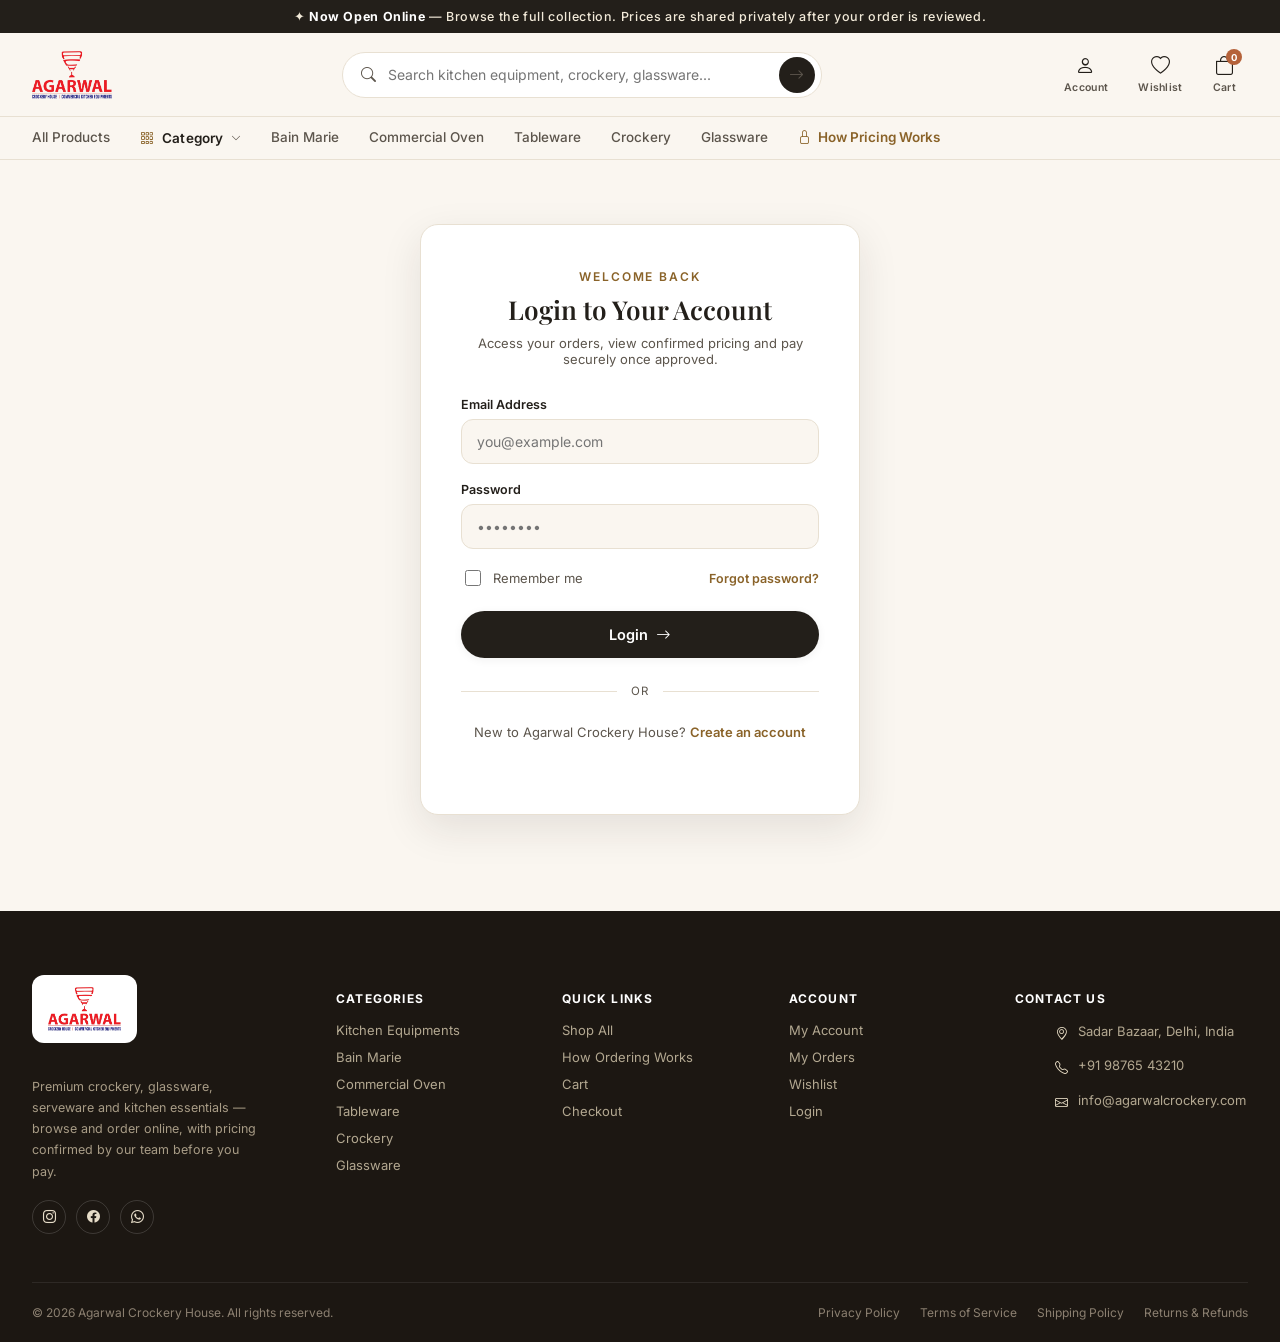
<file: login.html>
<!doctype html>
<html lang="en">
<head>
<meta charset="utf-8">
<meta name="viewport" content="width=device-width, initial-scale=1">
<title>Login | Agarwal Crockery House</title>
<link rel="icon" href="assets/img/logo.png">
<link rel="preconnect" href="https://fonts.googleapis.com">
<link rel="preconnect" href="https://fonts.gstatic.com" crossorigin>
<link href="https://fonts.googleapis.com/css2?family=Playfair+Display:ital,wght@0,500;0,600;0,700;1,500&family=Inter:wght@400;500;600;700;800&display=swap" rel="stylesheet">
<link href="https://cdn.jsdelivr.net/npm/bootstrap-icons@1.11.3/font/bootstrap-icons.css" rel="stylesheet">
<link rel="stylesheet" href="assets/css/site.css">
<link rel="stylesheet" href="assets/css/nav.css">
</head>
<body>

<div class="announce">✦ <b>Now Open Online</b> — Browse the full collection. Prices are shared privately after your order is reviewed.</div>

<header class="site-header">
  <div class="header-row">
    <a class="logo-mark" href="index.html"><img src="assets/img/logo.png" alt="Agarwal Crockery House"></a>
    <form class="search-form" action="shop.html">
      <i class="bi bi-search"></i>
      <input type="search" name="q" placeholder="Search kitchen equipment, crockery, glassware...">
      <button type="submit" aria-label="Search"><i class="bi bi-arrow-right"></i></button>
    </form>
    <div class="header-actions">
      <a class="icon-link" href="account.html"><i class="bi bi-person"></i><span class="label">Account</span></a>
      <a class="icon-link" href="wishlist.html"><i class="bi bi-heart"></i><span class="label">Wishlist</span></a>
      <a class="icon-link" href="cart.html"><i class="bi bi-bag"></i><span class="label">Cart</span><span class="count" data-cart-count>0</span></a>
    </div>
  </div>
  <nav class="category-nav">
    <div class="category-nav-row">
      <a href="shop.html">All Products</a>
      <div class="mega-wrap" id="megaWrap">
        <button type="button" class="mega-btn" id="megaBtn" aria-haspopup="true" aria-expanded="false">
          <i class="bi bi-grid-3x3-gap"></i> Category <i class="bi bi-chevron-down"></i>
        </button>
        <div class="mega-panel" id="megaPanel"></div>
      </div>
      <a href="shop.html?cat=bain-marie">Bain Marie</a>
      <a href="shop.html?cat=commercial-oven">Commercial Oven</a>
      <a href="shop.html?cat=tableware">Tableware</a>
      <a href="shop.html?cat=crockery">Crockery</a>
      <a href="shop.html?cat=glassware">Glassware</a>
      <a class="pricing-link" href="index.html#how-it-works"><i class="bi bi-lock"></i> How Pricing Works</a>
    </div>
  </nav>
</header>

<main>
  <div class="auth-wrap">
    <div class="auth-card">
      <span class="eyebrow">Welcome Back</span>
      <h1>Login to Your Account</h1>
      <p>Access your orders, view confirmed pricing and pay securely once approved.</p>

      <form id="loginForm">
        <div class="field">
          <label for="loginEmail">Email Address</label>
          <input type="email" id="loginEmail" placeholder="you@example.com" required>
        </div>
        <div class="field">
          <label for="loginPassword">Password</label>
          <input type="password" id="loginPassword" placeholder="••••••••" required>
        </div>
        <div class="auth-foot">
          <label class="field-check"><input type="checkbox"> Remember me</label>
          <a href="#">Forgot password?</a>
        </div>
        <button type="submit" class="btn btn-dark btn-block">Login <i class="bi bi-arrow-right"></i></button>
      </form>

      <div class="auth-divider">or</div>
      <p class="auth-switch">New to Agarwal Crockery House? <a href="register.html">Create an account</a></p>
    </div>
  </div>
</main>

<footer class="site-footer">
  <div class="footer-top">
    <div class="footer-brand">
      <div class="footer-logo-badge"><img src="assets/img/logo.png" alt="Agarwal Crockery House"></div>
      <p>Premium crockery, glassware, serveware and kitchen essentials — browse and order online, with pricing confirmed by our team before you pay.</p>
      <div class="footer-social">
        <a href="#" aria-label="Instagram"><i class="bi bi-instagram"></i></a>
        <a href="#" aria-label="Facebook"><i class="bi bi-facebook"></i></a>
        <a href="#" aria-label="WhatsApp"><i class="bi bi-whatsapp"></i></a>
      </div>
    </div>
    <div class="footer-col">
      <h4>Categories</h4>
      <a href="shop.html?cat=kitchen-equipment">Kitchen Equipments</a>
      <a href="shop.html?cat=bain-marie">Bain Marie</a>
      <a href="shop.html?cat=commercial-oven">Commercial Oven</a>
      <a href="shop.html?cat=tableware">Tableware</a>
      <a href="shop.html?cat=crockery">Crockery</a>
      <a href="shop.html?cat=glassware">Glassware</a>
    </div>
    <div class="footer-col">
      <h4>Quick Links</h4>
      <a href="shop.html">Shop All</a>
      <a href="index.html#how-it-works">How Ordering Works</a>
      <a href="cart.html">Cart</a>
      <a href="checkout.html">Checkout</a>
    </div>
    <div class="footer-col">
      <h4>Account</h4>
      <a href="account.html">My Account</a>
      <a href="orders.html">My Orders</a>
      <a href="wishlist.html">Wishlist</a>
      <a href="login.html">Login</a>
    </div>
    <div class="footer-col">
      <h4>Contact Us</h4>
      <ul class="footer-contact">
        <li><i class="bi bi-geo-alt"></i><span>Sadar Bazaar, Delhi, India</span></li>
        <li><i class="bi bi-telephone"></i><span>+91 98765 43210</span></li>
        <li><i class="bi bi-envelope"></i><span>info@agarwalcrockery.com</span></li>
      </ul>
    </div>
  </div>
  <div class="footer-bottom">
    <span>© 2026 Agarwal Crockery House. All rights reserved.</span>
    <div class="policies">
      <a href="#">Privacy Policy</a>
      <a href="#">Terms of Service</a>
      <a href="#">Shipping Policy</a>
      <a href="#">Returns &amp; Refunds</a>
    </div>
  </div>
</footer>

<script src="assets/js/categories.js"></script>
<script src="assets/js/products.js"></script>
<script src="assets/js/site.js"></script>
<script src="assets/js/nav.js"></script>
<script>
  document.getElementById('loginForm').addEventListener('submit', function (e) {
    e.preventDefault();
    window.location.href = 'account.html';
  });
</script>
</body>
</html>
</file>
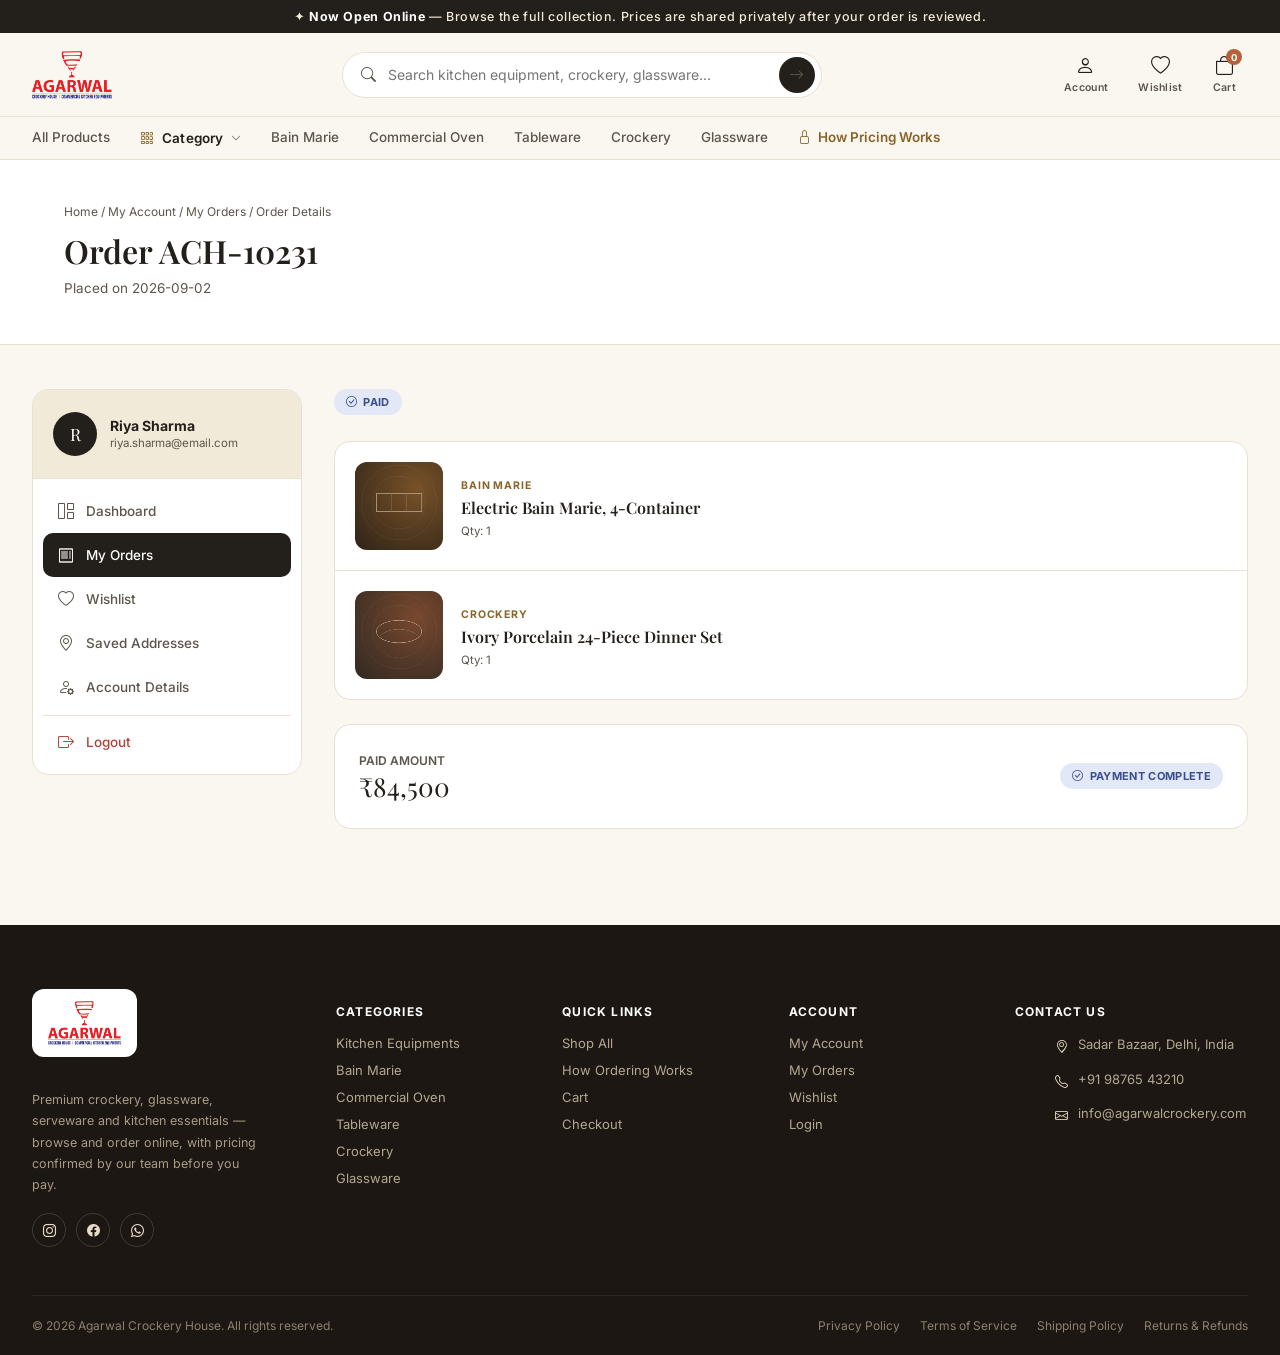
<file: order-details.html>
<!doctype html>
<html lang="en">
<head>
<meta charset="utf-8">
<meta name="viewport" content="width=device-width, initial-scale=1">
<title>Order Details | Agarwal Crockery House</title>
<link rel="icon" href="assets/img/logo.png">
<link rel="preconnect" href="https://fonts.googleapis.com">
<link rel="preconnect" href="https://fonts.gstatic.com" crossorigin>
<link href="https://fonts.googleapis.com/css2?family=Playfair+Display:ital,wght@0,500;0,600;0,700;1,500&family=Inter:wght@400;500;600;700;800&display=swap" rel="stylesheet">
<link href="https://cdn.jsdelivr.net/npm/bootstrap-icons@1.11.3/font/bootstrap-icons.css" rel="stylesheet">
<link rel="stylesheet" href="assets/css/site.css">
<link rel="stylesheet" href="assets/css/nav.css">
<link rel="stylesheet" href="assets/css/cart.css">
<link rel="stylesheet" href="assets/css/account.css">
</head>
<body>

<div class="announce">✦ <b>Now Open Online</b> — Browse the full collection. Prices are shared privately after your order is reviewed.</div>

<header class="site-header">
  <div class="header-row">
    <a class="logo-mark" href="index.html"><img src="assets/img/logo.png" alt="Agarwal Crockery House"></a>
    <form class="search-form" action="shop.html">
      <i class="bi bi-search"></i>
      <input type="search" name="q" placeholder="Search kitchen equipment, crockery, glassware...">
      <button type="submit" aria-label="Search"><i class="bi bi-arrow-right"></i></button>
    </form>
    <div class="header-actions">
      <a class="icon-link" href="account.html"><i class="bi bi-person"></i><span class="label">Account</span></a>
      <a class="icon-link" href="wishlist.html"><i class="bi bi-heart"></i><span class="label">Wishlist</span></a>
      <a class="icon-link" href="cart.html"><i class="bi bi-bag"></i><span class="label">Cart</span><span class="count" data-cart-count>0</span></a>
    </div>
  </div>
  <nav class="category-nav">
    <div class="category-nav-row">
      <a href="shop.html">All Products</a>
      <div class="mega-wrap" id="megaWrap">
        <button type="button" class="mega-btn" id="megaBtn" aria-haspopup="true" aria-expanded="false">
          <i class="bi bi-grid-3x3-gap"></i> Category <i class="bi bi-chevron-down"></i>
        </button>
        <div class="mega-panel" id="megaPanel"></div>
      </div>
      <a href="shop.html?cat=bain-marie">Bain Marie</a>
      <a href="shop.html?cat=commercial-oven">Commercial Oven</a>
      <a href="shop.html?cat=tableware">Tableware</a>
      <a href="shop.html?cat=crockery">Crockery</a>
      <a href="shop.html?cat=glassware">Glassware</a>
      <a class="pricing-link" href="index.html#how-it-works"><i class="bi bi-lock"></i> How Pricing Works</a>
    </div>
  </nav>
</header>

<div class="page-hero">
  <div class="container">
    <div>
      <div class="breadcrumb"><a href="index.html">Home</a> / <a href="account.html">My Account</a> / <a href="orders.html">My Orders</a> / Order Details</div>
      <h1>Order <span id="odId"></span></h1>
      <p>Placed on <span id="odDate"></span></p>
    </div>
  </div>
</div>

<main>
  <div class="account-layout">
    <aside class="account-sidebar">
      <div class="account-user">
        <div class="account-avatar">R</div>
        <div>
          <b>Riya Sharma</b>
          <span>riya.sharma@email.com</span>
        </div>
      </div>
      <nav class="account-nav">
        <a href="account.html"><i class="bi bi-grid-1x2"></i> Dashboard</a>
        <a href="orders.html" class="active"><i class="bi bi-receipt"></i> My Orders</a>
        <a href="wishlist.html"><i class="bi bi-heart"></i> Wishlist</a>
        <a href="addresses.html"><i class="bi bi-geo-alt"></i> Saved Addresses</a>
        <a href="account-details.html"><i class="bi bi-person-gear"></i> Account Details</a>
        <a href="login.html" class="logout"><i class="bi bi-box-arrow-right"></i> Logout</a>
      </nav>
    </aside>

    <div class="account-main" id="orderDetailWrap">
      <div class="order-detail-head">
        <div>
          <span class="status-pill" id="odStatus"></span>
        </div>
      </div>
      <div class="cart-items" id="odItems"></div>
      <div class="order-price-panel" id="odPricePanel"></div>
    </div>
  </div>
</main>

<footer class="site-footer">
  <div class="footer-top">
    <div class="footer-brand">
      <div class="footer-logo-badge"><img src="assets/img/logo.png" alt="Agarwal Crockery House"></div>
      <p>Premium crockery, glassware, serveware and kitchen essentials — browse and order online, with pricing confirmed by our team before you pay.</p>
      <div class="footer-social">
        <a href="#" aria-label="Instagram"><i class="bi bi-instagram"></i></a>
        <a href="#" aria-label="Facebook"><i class="bi bi-facebook"></i></a>
        <a href="#" aria-label="WhatsApp"><i class="bi bi-whatsapp"></i></a>
      </div>
    </div>
    <div class="footer-col">
      <h4>Categories</h4>
      <a href="shop.html?cat=kitchen-equipment">Kitchen Equipments</a>
      <a href="shop.html?cat=bain-marie">Bain Marie</a>
      <a href="shop.html?cat=commercial-oven">Commercial Oven</a>
      <a href="shop.html?cat=tableware">Tableware</a>
      <a href="shop.html?cat=crockery">Crockery</a>
      <a href="shop.html?cat=glassware">Glassware</a>
    </div>
    <div class="footer-col">
      <h4>Quick Links</h4>
      <a href="shop.html">Shop All</a>
      <a href="index.html#how-it-works">How Ordering Works</a>
      <a href="cart.html">Cart</a>
      <a href="checkout.html">Checkout</a>
    </div>
    <div class="footer-col">
      <h4>Account</h4>
      <a href="account.html">My Account</a>
      <a href="orders.html">My Orders</a>
      <a href="wishlist.html">Wishlist</a>
      <a href="login.html">Login</a>
    </div>
    <div class="footer-col">
      <h4>Contact Us</h4>
      <ul class="footer-contact">
        <li><i class="bi bi-geo-alt"></i><span>Sadar Bazaar, Delhi, India</span></li>
        <li><i class="bi bi-telephone"></i><span>+91 98765 43210</span></li>
        <li><i class="bi bi-envelope"></i><span>info@agarwalcrockery.com</span></li>
      </ul>
    </div>
  </div>
  <div class="footer-bottom">
    <span>© 2026 Agarwal Crockery House. All rights reserved.</span>
    <div class="policies">
      <a href="#">Privacy Policy</a>
      <a href="#">Terms of Service</a>
      <a href="#">Shipping Policy</a>
      <a href="#">Returns &amp; Refunds</a>
    </div>
  </div>
</footer>

<script src="assets/js/categories.js"></script>
<script src="assets/js/products.js"></script>
<script src="assets/js/site.js"></script>
<script src="assets/js/nav.js"></script>
<script src="assets/js/order-details.js"></script>
</body>
</html>
</file>
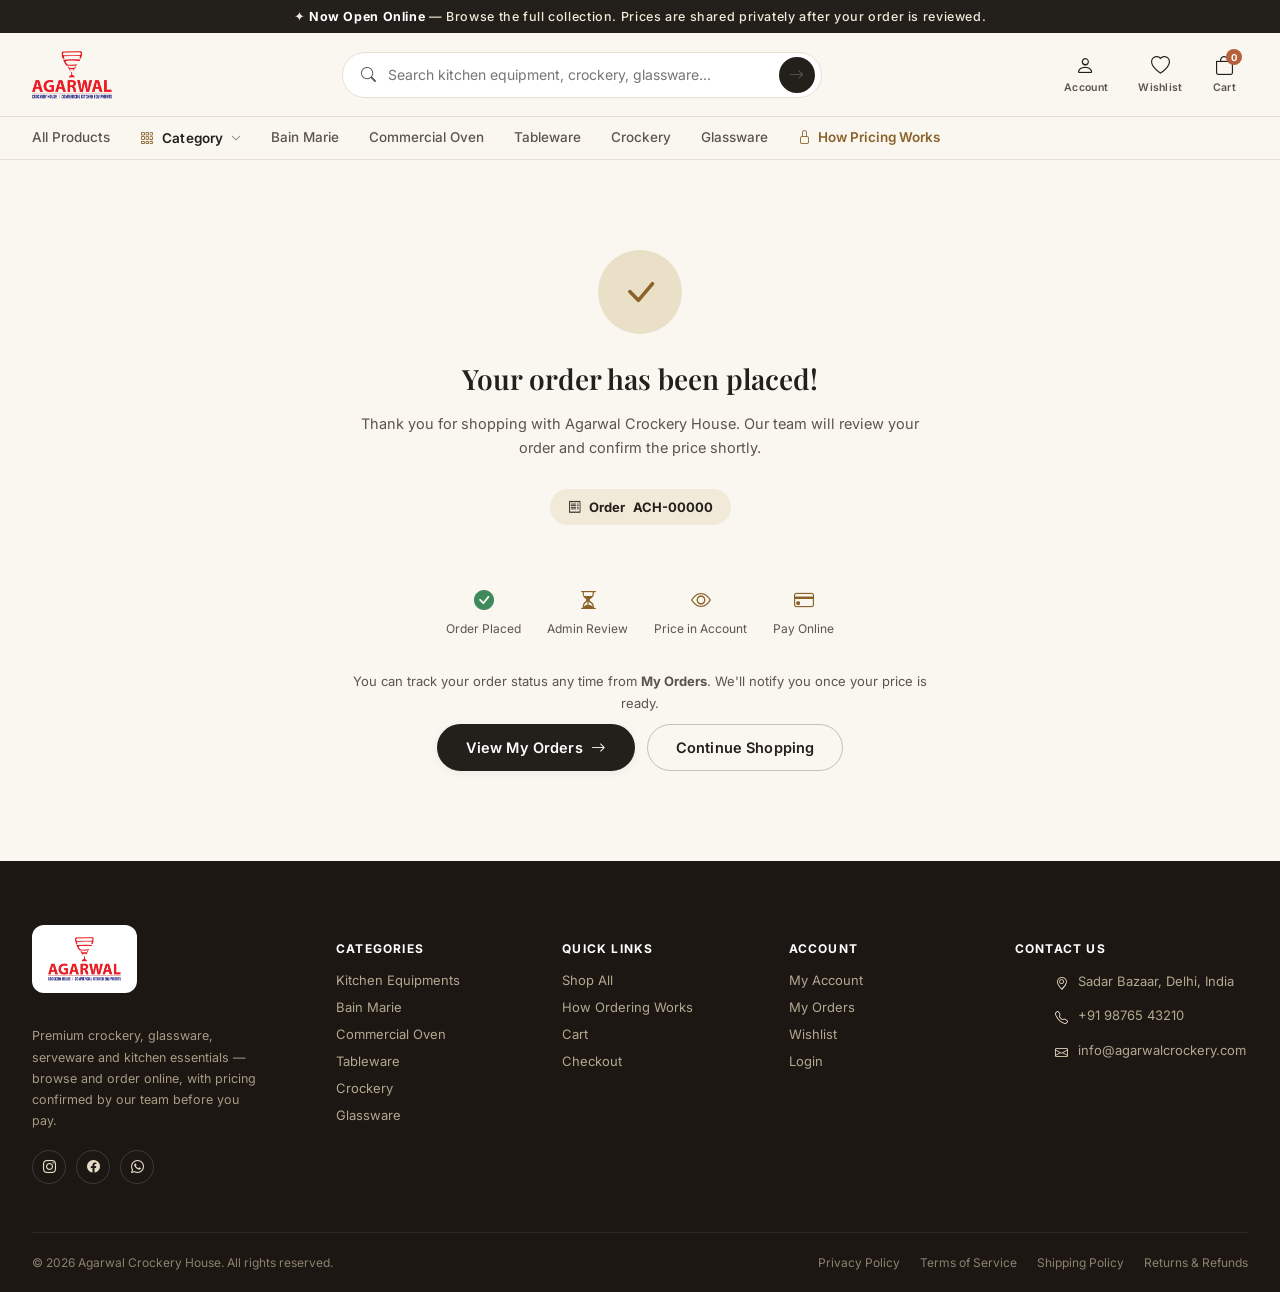
<file: order-success.html>
<!doctype html>
<html lang="en">
<head>
<meta charset="utf-8">
<meta name="viewport" content="width=device-width, initial-scale=1">
<title>Order Placed | Agarwal Crockery House</title>
<link rel="icon" href="assets/img/logo.png">
<link rel="preconnect" href="https://fonts.googleapis.com">
<link rel="preconnect" href="https://fonts.gstatic.com" crossorigin>
<link href="https://fonts.googleapis.com/css2?family=Playfair+Display:ital,wght@0,500;0,600;0,700;1,500&family=Inter:wght@400;500;600;700;800&display=swap" rel="stylesheet">
<link href="https://cdn.jsdelivr.net/npm/bootstrap-icons@1.11.3/font/bootstrap-icons.css" rel="stylesheet">
<link rel="stylesheet" href="assets/css/site.css">
<link rel="stylesheet" href="assets/css/nav.css">
<link rel="stylesheet" href="assets/css/cart.css">
</head>
<body>

<div class="announce">✦ <b>Now Open Online</b> — Browse the full collection. Prices are shared privately after your order is reviewed.</div>

<header class="site-header">
  <div class="header-row">
    <a class="logo-mark" href="index.html"><img src="assets/img/logo.png" alt="Agarwal Crockery House"></a>
    <form class="search-form" action="shop.html">
      <i class="bi bi-search"></i>
      <input type="search" name="q" placeholder="Search kitchen equipment, crockery, glassware...">
      <button type="submit" aria-label="Search"><i class="bi bi-arrow-right"></i></button>
    </form>
    <div class="header-actions">
      <a class="icon-link" href="account.html"><i class="bi bi-person"></i><span class="label">Account</span></a>
      <a class="icon-link" href="wishlist.html"><i class="bi bi-heart"></i><span class="label">Wishlist</span></a>
      <a class="icon-link" href="cart.html"><i class="bi bi-bag"></i><span class="label">Cart</span><span class="count" data-cart-count>0</span></a>
    </div>
  </div>
  <nav class="category-nav">
    <div class="category-nav-row">
      <a href="shop.html">All Products</a>
      <div class="mega-wrap" id="megaWrap">
        <button type="button" class="mega-btn" id="megaBtn" aria-haspopup="true" aria-expanded="false">
          <i class="bi bi-grid-3x3-gap"></i> Category <i class="bi bi-chevron-down"></i>
        </button>
        <div class="mega-panel" id="megaPanel"></div>
      </div>
      <a href="shop.html?cat=bain-marie">Bain Marie</a>
      <a href="shop.html?cat=commercial-oven">Commercial Oven</a>
      <a href="shop.html?cat=tableware">Tableware</a>
      <a href="shop.html?cat=crockery">Crockery</a>
      <a href="shop.html?cat=glassware">Glassware</a>
      <a class="pricing-link" href="index.html#how-it-works"><i class="bi bi-lock"></i> How Pricing Works</a>
    </div>
  </nav>
</header>

<main>
  <div class="success-wrap">
    <div class="success-icon"><i class="bi bi-check-lg"></i></div>
    <h1>Your order has been placed!</h1>
    <p>Thank you for shopping with Agarwal Crockery House. Our team will review your order and confirm the price shortly.</p>
    <div class="success-order-id"><i class="bi bi-receipt"></i> Order <span id="orderIdLabel">ACH-00000</span></div>

    <div class="success-steps">
      <div><i class="bi bi-check-circle-fill" style="color:var(--success);"></i>Order Placed</div>
      <div><i class="bi bi-hourglass-split"></i>Admin Review</div>
      <div><i class="bi bi-eye"></i>Price in Account</div>
      <div><i class="bi bi-credit-card"></i>Pay Online</div>
    </div>

    <p style="font-size:13px;">You can track your order status any time from <b>My Orders</b>. We'll notify you once your price is ready.</p>

    <div class="success-actions">
      <a class="btn btn-dark" href="orders.html">View My Orders <i class="bi bi-arrow-right"></i></a>
      <a class="btn btn-outline" href="shop.html">Continue Shopping</a>
    </div>
  </div>
</main>

<footer class="site-footer">
  <div class="footer-top">
    <div class="footer-brand">
      <div class="footer-logo-badge"><img src="assets/img/logo.png" alt="Agarwal Crockery House"></div>
      <p>Premium crockery, glassware, serveware and kitchen essentials — browse and order online, with pricing confirmed by our team before you pay.</p>
      <div class="footer-social">
        <a href="#" aria-label="Instagram"><i class="bi bi-instagram"></i></a>
        <a href="#" aria-label="Facebook"><i class="bi bi-facebook"></i></a>
        <a href="#" aria-label="WhatsApp"><i class="bi bi-whatsapp"></i></a>
      </div>
    </div>
    <div class="footer-col">
      <h4>Categories</h4>
      <a href="shop.html?cat=kitchen-equipment">Kitchen Equipments</a>
      <a href="shop.html?cat=bain-marie">Bain Marie</a>
      <a href="shop.html?cat=commercial-oven">Commercial Oven</a>
      <a href="shop.html?cat=tableware">Tableware</a>
      <a href="shop.html?cat=crockery">Crockery</a>
      <a href="shop.html?cat=glassware">Glassware</a>
    </div>
    <div class="footer-col">
      <h4>Quick Links</h4>
      <a href="shop.html">Shop All</a>
      <a href="index.html#how-it-works">How Ordering Works</a>
      <a href="cart.html">Cart</a>
      <a href="checkout.html">Checkout</a>
    </div>
    <div class="footer-col">
      <h4>Account</h4>
      <a href="account.html">My Account</a>
      <a href="orders.html">My Orders</a>
      <a href="wishlist.html">Wishlist</a>
      <a href="login.html">Login</a>
    </div>
    <div class="footer-col">
      <h4>Contact Us</h4>
      <ul class="footer-contact">
        <li><i class="bi bi-geo-alt"></i><span>Sadar Bazaar, Delhi, India</span></li>
        <li><i class="bi bi-telephone"></i><span>+91 98765 43210</span></li>
        <li><i class="bi bi-envelope"></i><span>info@agarwalcrockery.com</span></li>
      </ul>
    </div>
  </div>
  <div class="footer-bottom">
    <span>© 2026 Agarwal Crockery House. All rights reserved.</span>
    <div class="policies">
      <a href="#">Privacy Policy</a>
      <a href="#">Terms of Service</a>
      <a href="#">Shipping Policy</a>
      <a href="#">Returns &amp; Refunds</a>
    </div>
  </div>
</footer>

<script src="assets/js/categories.js"></script>
<script src="assets/js/products.js"></script>
<script src="assets/js/site.js"></script>
<script src="assets/js/nav.js"></script>
<script>
  var params = new URLSearchParams(window.location.search);
  var orderId = params.get('order');
  if (orderId) document.getElementById('orderIdLabel').textContent = orderId;
</script>
</body>
</html>
</file>
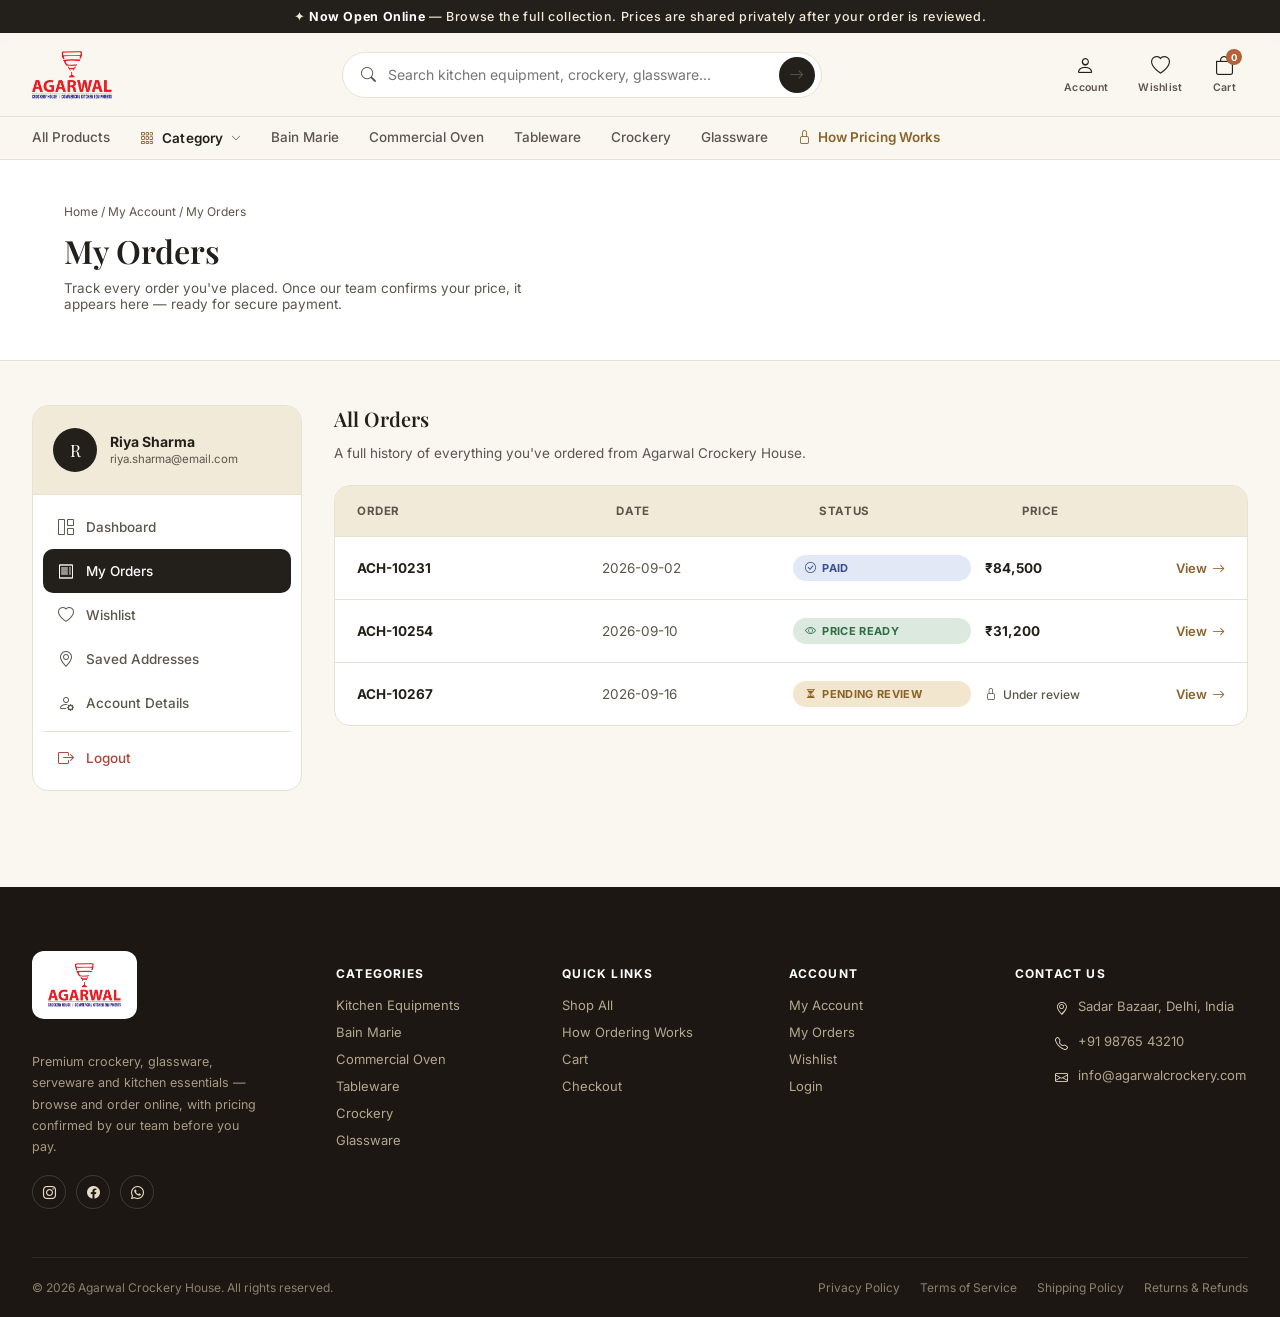
<file: orders.html>
<!doctype html>
<html lang="en">
<head>
<meta charset="utf-8">
<meta name="viewport" content="width=device-width, initial-scale=1">
<title>My Orders | Agarwal Crockery House</title>
<link rel="icon" href="assets/img/logo.png">
<link rel="preconnect" href="https://fonts.googleapis.com">
<link rel="preconnect" href="https://fonts.gstatic.com" crossorigin>
<link href="https://fonts.googleapis.com/css2?family=Playfair+Display:ital,wght@0,500;0,600;0,700;1,500&family=Inter:wght@400;500;600;700;800&display=swap" rel="stylesheet">
<link href="https://cdn.jsdelivr.net/npm/bootstrap-icons@1.11.3/font/bootstrap-icons.css" rel="stylesheet">
<link rel="stylesheet" href="assets/css/site.css">
<link rel="stylesheet" href="assets/css/nav.css">
<link rel="stylesheet" href="assets/css/cart.css">
<link rel="stylesheet" href="assets/css/account.css">
</head>
<body>

<div class="announce">✦ <b>Now Open Online</b> — Browse the full collection. Prices are shared privately after your order is reviewed.</div>

<header class="site-header">
  <div class="header-row">
    <a class="logo-mark" href="index.html"><img src="assets/img/logo.png" alt="Agarwal Crockery House"></a>
    <form class="search-form" action="shop.html">
      <i class="bi bi-search"></i>
      <input type="search" name="q" placeholder="Search kitchen equipment, crockery, glassware...">
      <button type="submit" aria-label="Search"><i class="bi bi-arrow-right"></i></button>
    </form>
    <div class="header-actions">
      <a class="icon-link" href="account.html"><i class="bi bi-person"></i><span class="label">Account</span></a>
      <a class="icon-link" href="wishlist.html"><i class="bi bi-heart"></i><span class="label">Wishlist</span></a>
      <a class="icon-link" href="cart.html"><i class="bi bi-bag"></i><span class="label">Cart</span><span class="count" data-cart-count>0</span></a>
    </div>
  </div>
  <nav class="category-nav">
    <div class="category-nav-row">
      <a href="shop.html">All Products</a>
      <div class="mega-wrap" id="megaWrap">
        <button type="button" class="mega-btn" id="megaBtn" aria-haspopup="true" aria-expanded="false">
          <i class="bi bi-grid-3x3-gap"></i> Category <i class="bi bi-chevron-down"></i>
        </button>
        <div class="mega-panel" id="megaPanel"></div>
      </div>
      <a href="shop.html?cat=bain-marie">Bain Marie</a>
      <a href="shop.html?cat=commercial-oven">Commercial Oven</a>
      <a href="shop.html?cat=tableware">Tableware</a>
      <a href="shop.html?cat=crockery">Crockery</a>
      <a href="shop.html?cat=glassware">Glassware</a>
      <a class="pricing-link" href="index.html#how-it-works"><i class="bi bi-lock"></i> How Pricing Works</a>
    </div>
  </nav>
</header>

<div class="page-hero">
  <div class="container">
    <div>
      <div class="breadcrumb"><a href="index.html">Home</a> / <a href="account.html">My Account</a> / My Orders</div>
      <h1>My Orders</h1>
      <p>Track every order you've placed. Once our team confirms your price, it appears here — ready for secure payment.</p>
    </div>
  </div>
</div>

<main>
  <div class="account-layout">
    <aside class="account-sidebar">
      <div class="account-user">
        <div class="account-avatar">R</div>
        <div>
          <b>Riya Sharma</b>
          <span>riya.sharma@email.com</span>
        </div>
      </div>
      <nav class="account-nav">
        <a href="account.html"><i class="bi bi-grid-1x2"></i> Dashboard</a>
        <a href="orders.html" class="active"><i class="bi bi-receipt"></i> My Orders</a>
        <a href="wishlist.html"><i class="bi bi-heart"></i> Wishlist</a>
        <a href="addresses.html"><i class="bi bi-geo-alt"></i> Saved Addresses</a>
        <a href="account-details.html"><i class="bi bi-person-gear"></i> Account Details</a>
        <a href="login.html" class="logout"><i class="bi bi-box-arrow-right"></i> Logout</a>
      </nav>
    </aside>

    <div class="account-main">
      <div class="account-main-head">
        <h1 style="font-size:20px;">All Orders</h1>
        <p>A full history of everything you've ordered from Agarwal Crockery House.</p>
      </div>
      <div class="orders-table" id="ordersList"></div>
      <div class="empty-state" id="ordersEmptyState">
        <i class="bi bi-receipt"></i>
        <h2>No orders yet</h2>
        <p>Once you place an order, you'll be able to track its status and pricing here.</p>
        <a class="btn btn-dark" href="shop.html">Start Shopping <i class="bi bi-arrow-right"></i></a>
      </div>
    </div>
  </div>
</main>

<footer class="site-footer">
  <div class="footer-top">
    <div class="footer-brand">
      <div class="footer-logo-badge"><img src="assets/img/logo.png" alt="Agarwal Crockery House"></div>
      <p>Premium crockery, glassware, serveware and kitchen essentials — browse and order online, with pricing confirmed by our team before you pay.</p>
      <div class="footer-social">
        <a href="#" aria-label="Instagram"><i class="bi bi-instagram"></i></a>
        <a href="#" aria-label="Facebook"><i class="bi bi-facebook"></i></a>
        <a href="#" aria-label="WhatsApp"><i class="bi bi-whatsapp"></i></a>
      </div>
    </div>
    <div class="footer-col">
      <h4>Categories</h4>
      <a href="shop.html?cat=kitchen-equipment">Kitchen Equipments</a>
      <a href="shop.html?cat=bain-marie">Bain Marie</a>
      <a href="shop.html?cat=commercial-oven">Commercial Oven</a>
      <a href="shop.html?cat=tableware">Tableware</a>
      <a href="shop.html?cat=crockery">Crockery</a>
      <a href="shop.html?cat=glassware">Glassware</a>
    </div>
    <div class="footer-col">
      <h4>Quick Links</h4>
      <a href="shop.html">Shop All</a>
      <a href="index.html#how-it-works">How Ordering Works</a>
      <a href="cart.html">Cart</a>
      <a href="checkout.html">Checkout</a>
    </div>
    <div class="footer-col">
      <h4>Account</h4>
      <a href="account.html">My Account</a>
      <a href="orders.html">My Orders</a>
      <a href="wishlist.html">Wishlist</a>
      <a href="login.html">Login</a>
    </div>
    <div class="footer-col">
      <h4>Contact Us</h4>
      <ul class="footer-contact">
        <li><i class="bi bi-geo-alt"></i><span>Sadar Bazaar, Delhi, India</span></li>
        <li><i class="bi bi-telephone"></i><span>+91 98765 43210</span></li>
        <li><i class="bi bi-envelope"></i><span>info@agarwalcrockery.com</span></li>
      </ul>
    </div>
  </div>
  <div class="footer-bottom">
    <span>© 2026 Agarwal Crockery House. All rights reserved.</span>
    <div class="policies">
      <a href="#">Privacy Policy</a>
      <a href="#">Terms of Service</a>
      <a href="#">Shipping Policy</a>
      <a href="#">Returns &amp; Refunds</a>
    </div>
  </div>
</footer>

<script src="assets/js/categories.js"></script>
<script src="assets/js/products.js"></script>
<script src="assets/js/site.js"></script>
<script src="assets/js/nav.js"></script>
<script src="assets/js/orders.js"></script>
</body>
</html>
</file>
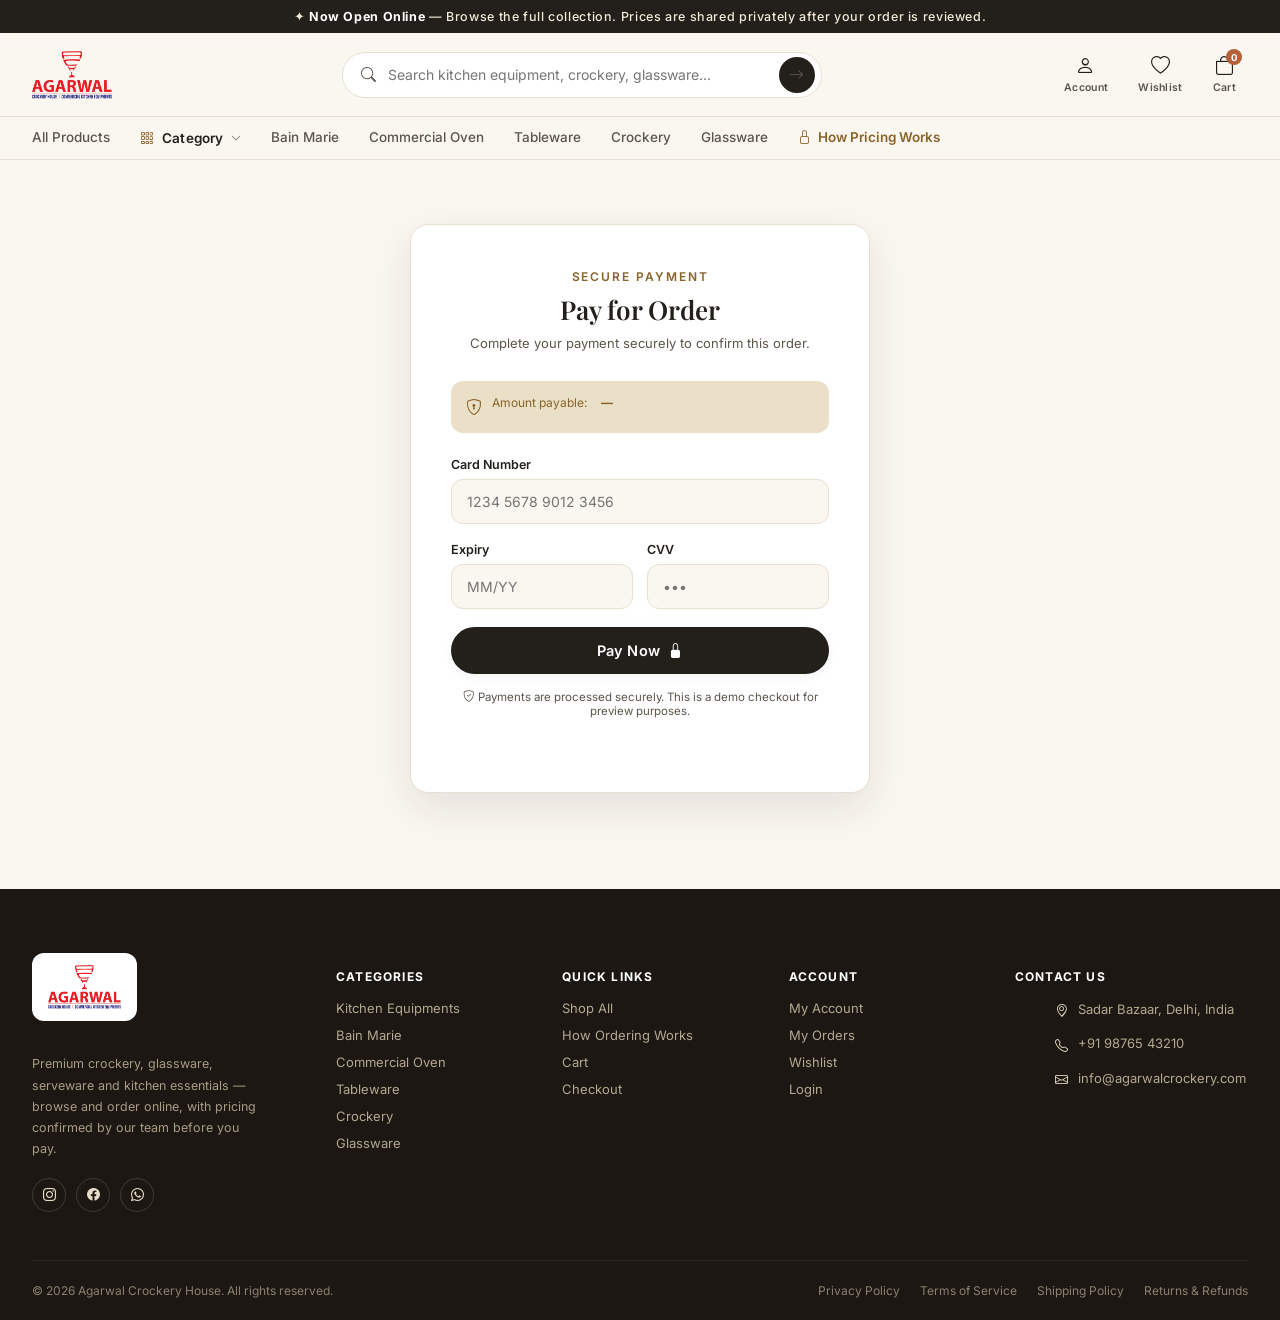
<file: payment.html>
<!doctype html>
<html lang="en">
<head>
<meta charset="utf-8">
<meta name="viewport" content="width=device-width, initial-scale=1">
<title>Payment | Agarwal Crockery House</title>
<link rel="icon" href="assets/img/logo.png">
<link rel="preconnect" href="https://fonts.googleapis.com">
<link rel="preconnect" href="https://fonts.gstatic.com" crossorigin>
<link href="https://fonts.googleapis.com/css2?family=Playfair+Display:ital,wght@0,500;0,600;0,700;1,500&family=Inter:wght@400;500;600;700;800&display=swap" rel="stylesheet">
<link href="https://cdn.jsdelivr.net/npm/bootstrap-icons@1.11.3/font/bootstrap-icons.css" rel="stylesheet">
<link rel="stylesheet" href="assets/css/site.css">
<link rel="stylesheet" href="assets/css/nav.css">
<link rel="stylesheet" href="assets/css/cart.css">
</head>
<body>

<div class="announce">✦ <b>Now Open Online</b> — Browse the full collection. Prices are shared privately after your order is reviewed.</div>

<header class="site-header">
  <div class="header-row">
    <a class="logo-mark" href="index.html"><img src="assets/img/logo.png" alt="Agarwal Crockery House"></a>
    <form class="search-form" action="shop.html">
      <i class="bi bi-search"></i>
      <input type="search" name="q" placeholder="Search kitchen equipment, crockery, glassware...">
      <button type="submit" aria-label="Search"><i class="bi bi-arrow-right"></i></button>
    </form>
    <div class="header-actions">
      <a class="icon-link" href="account.html"><i class="bi bi-person"></i><span class="label">Account</span></a>
      <a class="icon-link" href="wishlist.html"><i class="bi bi-heart"></i><span class="label">Wishlist</span></a>
      <a class="icon-link" href="cart.html"><i class="bi bi-bag"></i><span class="label">Cart</span><span class="count" data-cart-count>0</span></a>
    </div>
  </div>
  <nav class="category-nav">
    <div class="category-nav-row">
      <a href="shop.html">All Products</a>
      <div class="mega-wrap" id="megaWrap">
        <button type="button" class="mega-btn" id="megaBtn" aria-haspopup="true" aria-expanded="false">
          <i class="bi bi-grid-3x3-gap"></i> Category <i class="bi bi-chevron-down"></i>
        </button>
        <div class="mega-panel" id="megaPanel"></div>
      </div>
      <a href="shop.html?cat=bain-marie">Bain Marie</a>
      <a href="shop.html?cat=commercial-oven">Commercial Oven</a>
      <a href="shop.html?cat=tableware">Tableware</a>
      <a href="shop.html?cat=crockery">Crockery</a>
      <a href="shop.html?cat=glassware">Glassware</a>
      <a class="pricing-link" href="index.html#how-it-works"><i class="bi bi-lock"></i> How Pricing Works</a>
    </div>
  </nav>
</header>

<main>
  <div class="auth-wrap">
    <div class="auth-card" style="max-width:460px;">
      <span class="eyebrow">Secure Payment</span>
      <h1>Pay for Order <span id="payOrderId"></span></h1>
      <p>Complete your payment securely to confirm this order.</p>

      <div class="summary-note" style="margin-bottom:24px;">
        <i class="bi bi-shield-lock"></i>
        Amount payable: <b id="payAmount" style="margin-left:4px;"></b>
      </div>

      <form id="paymentForm">
        <div class="field">
          <label for="cardNumber">Card Number</label>
          <input type="text" id="cardNumber" placeholder="1234 5678 9012 3456" required>
        </div>
        <div class="field-row">
          <div class="field">
            <label for="cardExpiry">Expiry</label>
            <input type="text" id="cardExpiry" placeholder="MM/YY" required>
          </div>
          <div class="field">
            <label for="cardCvv">CVV</label>
            <input type="text" id="cardCvv" placeholder="•••" required>
          </div>
        </div>
        <button type="submit" class="btn btn-dark btn-block">Pay Now <i class="bi bi-lock-fill"></i></button>
      </form>
      <p style="text-align:center; font-size:11.5px; color:var(--ink-soft); margin-top:16px;">
        <i class="bi bi-shield-check"></i> Payments are processed securely. This is a demo checkout for preview purposes.
      </p>
    </div>
  </div>
</main>

<footer class="site-footer">
  <div class="footer-top">
    <div class="footer-brand">
      <div class="footer-logo-badge"><img src="assets/img/logo.png" alt="Agarwal Crockery House"></div>
      <p>Premium crockery, glassware, serveware and kitchen essentials — browse and order online, with pricing confirmed by our team before you pay.</p>
      <div class="footer-social">
        <a href="#" aria-label="Instagram"><i class="bi bi-instagram"></i></a>
        <a href="#" aria-label="Facebook"><i class="bi bi-facebook"></i></a>
        <a href="#" aria-label="WhatsApp"><i class="bi bi-whatsapp"></i></a>
      </div>
    </div>
    <div class="footer-col">
      <h4>Categories</h4>
      <a href="shop.html?cat=kitchen-equipment">Kitchen Equipments</a>
      <a href="shop.html?cat=bain-marie">Bain Marie</a>
      <a href="shop.html?cat=commercial-oven">Commercial Oven</a>
      <a href="shop.html?cat=tableware">Tableware</a>
      <a href="shop.html?cat=crockery">Crockery</a>
      <a href="shop.html?cat=glassware">Glassware</a>
    </div>
    <div class="footer-col">
      <h4>Quick Links</h4>
      <a href="shop.html">Shop All</a>
      <a href="index.html#how-it-works">How Ordering Works</a>
      <a href="cart.html">Cart</a>
      <a href="checkout.html">Checkout</a>
    </div>
    <div class="footer-col">
      <h4>Account</h4>
      <a href="account.html">My Account</a>
      <a href="orders.html">My Orders</a>
      <a href="wishlist.html">Wishlist</a>
      <a href="login.html">Login</a>
    </div>
    <div class="footer-col">
      <h4>Contact Us</h4>
      <ul class="footer-contact">
        <li><i class="bi bi-geo-alt"></i><span>Sadar Bazaar, Delhi, India</span></li>
        <li><i class="bi bi-telephone"></i><span>+91 98765 43210</span></li>
        <li><i class="bi bi-envelope"></i><span>info@agarwalcrockery.com</span></li>
      </ul>
    </div>
  </div>
  <div class="footer-bottom">
    <span>© 2026 Agarwal Crockery House. All rights reserved.</span>
    <div class="policies">
      <a href="#">Privacy Policy</a>
      <a href="#">Terms of Service</a>
      <a href="#">Shipping Policy</a>
      <a href="#">Returns &amp; Refunds</a>
    </div>
  </div>
</footer>

<script src="assets/js/categories.js"></script>
<script src="assets/js/products.js"></script>
<script src="assets/js/site.js"></script>
<script src="assets/js/nav.js"></script>
<script>
  var params = new URLSearchParams(window.location.search);
  var id = params.get('id');
  var order = id ? window.AC.findOrder(id) : null;
  document.getElementById('payOrderId').textContent = order ? order.id : '';
  document.getElementById('payAmount').textContent = order && order.price ? '₹' + order.price.toLocaleString('en-IN') : '—';

  document.getElementById('paymentForm').addEventListener('submit', function (e) {
    e.preventDefault();
    if (order) window.AC.markPaid(order.id);
    window.location.href = 'order-details.html?id=' + (order ? order.id : '');
  });
</script>
</body>
</html>
</file>
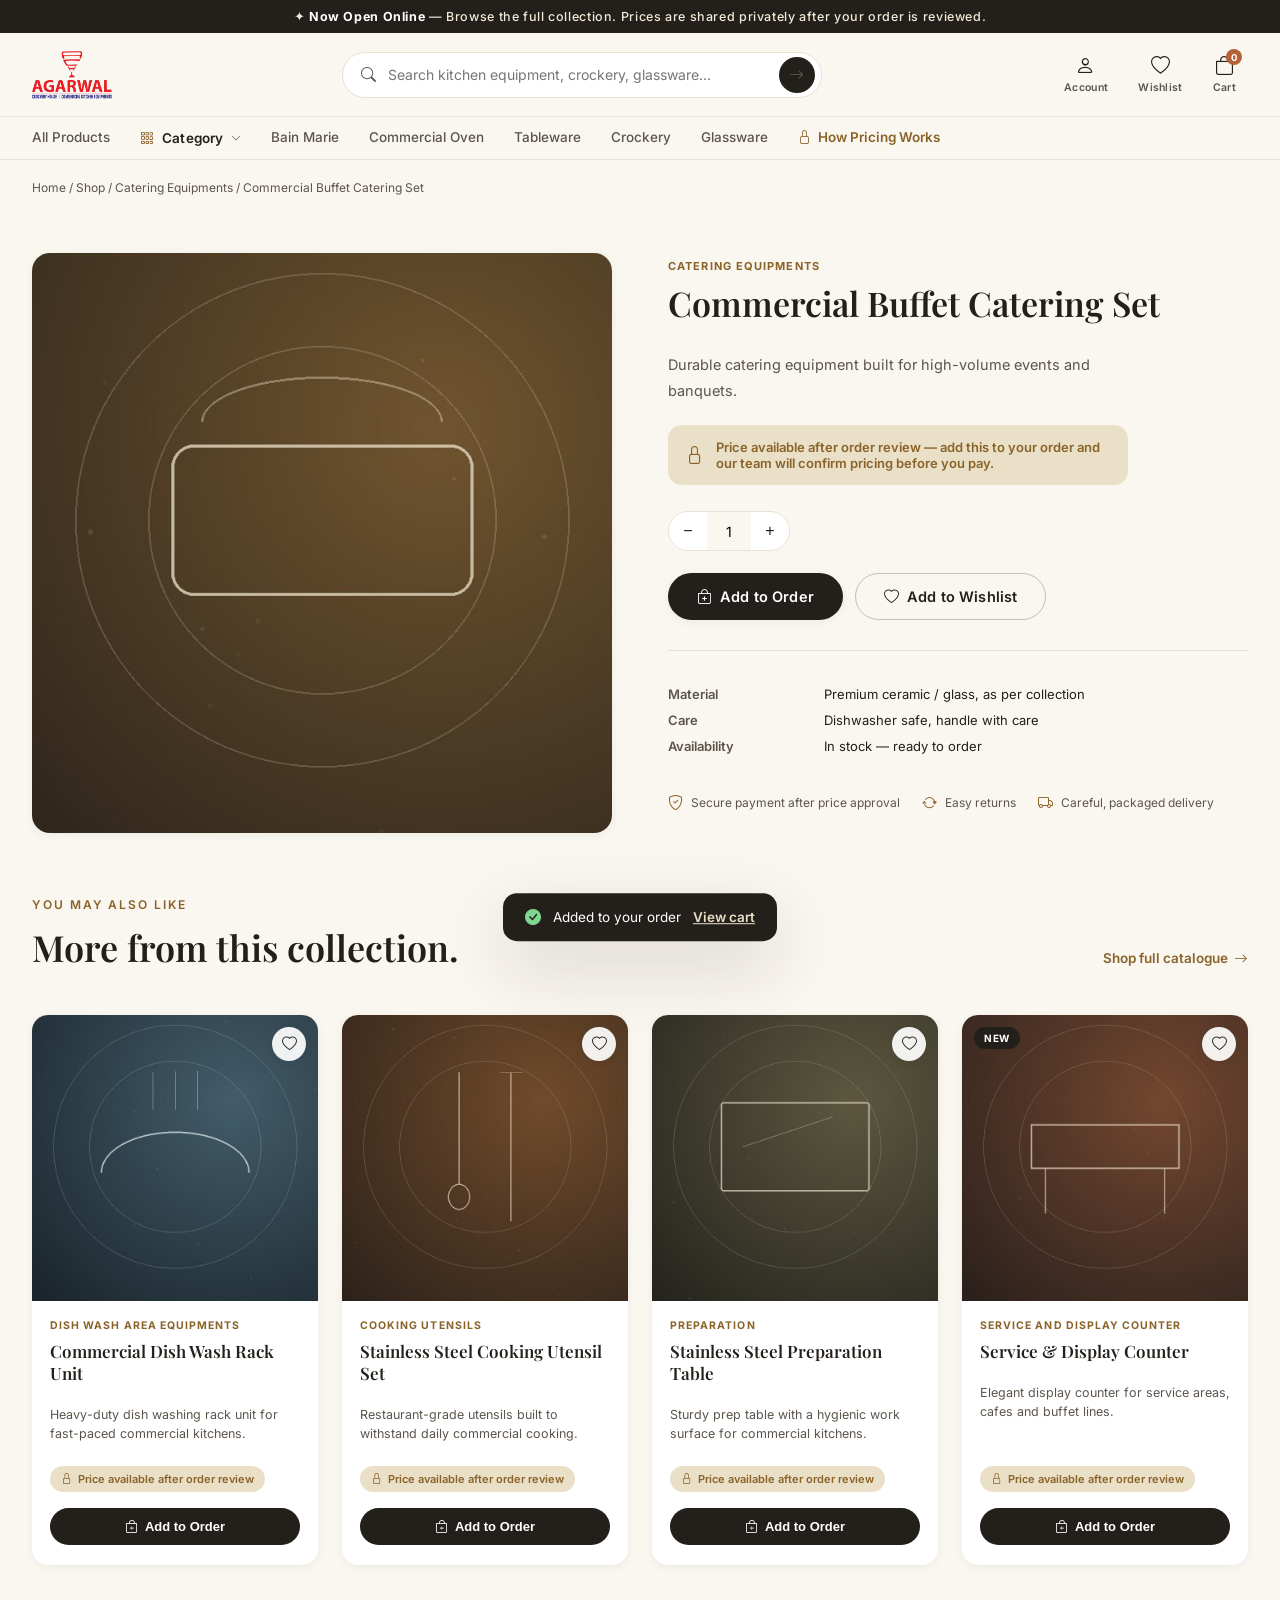
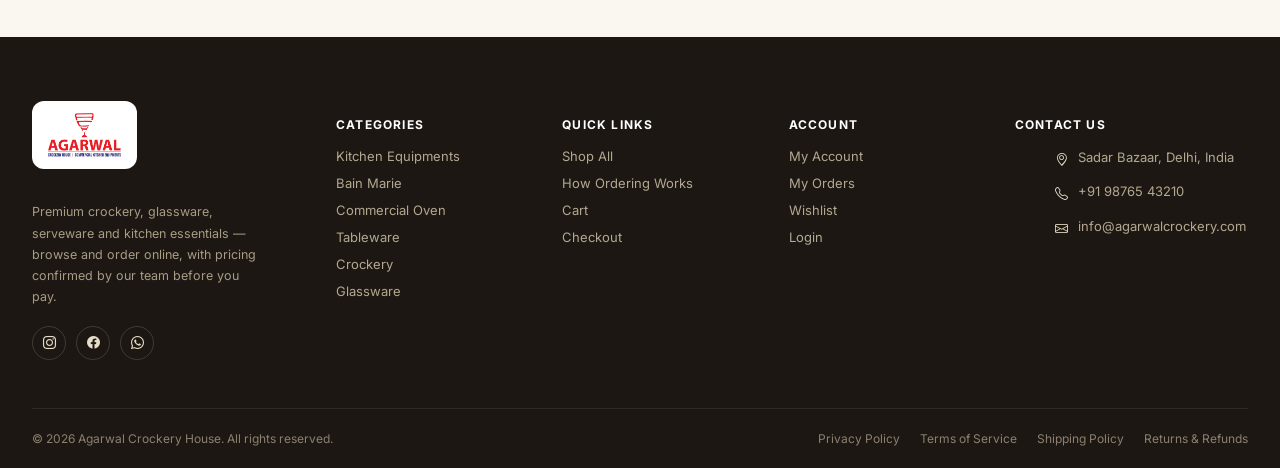
<file: product.html>
<!doctype html>
<html lang="en">
<head>
<meta charset="utf-8">
<meta name="viewport" content="width=device-width, initial-scale=1">
<title>Product | Agarwal Crockery House</title>
<link rel="icon" href="assets/img/logo.png">
<link rel="preconnect" href="https://fonts.googleapis.com">
<link rel="preconnect" href="https://fonts.gstatic.com" crossorigin>
<link href="https://fonts.googleapis.com/css2?family=Playfair+Display:ital,wght@0,500;0,600;0,700;1,500&family=Inter:wght@400;500;600;700;800&display=swap" rel="stylesheet">
<link href="https://cdn.jsdelivr.net/npm/bootstrap-icons@1.11.3/font/bootstrap-icons.css" rel="stylesheet">
<link rel="stylesheet" href="assets/css/site.css">
<link rel="stylesheet" href="assets/css/nav.css">
<link rel="stylesheet" href="assets/css/product.css">
</head>
<body>

<div class="announce">✦ <b>Now Open Online</b> — Browse the full collection. Prices are shared privately after your order is reviewed.</div>

<header class="site-header">
  <div class="header-row">
    <a class="logo-mark" href="index.html"><img src="assets/img/logo.png" alt="Agarwal Crockery House"></a>
    <form class="search-form" action="shop.html">
      <i class="bi bi-search"></i>
      <input type="search" name="q" placeholder="Search kitchen equipment, crockery, glassware...">
      <button type="submit" aria-label="Search"><i class="bi bi-arrow-right"></i></button>
    </form>
    <div class="header-actions">
      <a class="icon-link" href="account.html"><i class="bi bi-person"></i><span class="label">Account</span></a>
      <a class="icon-link" href="wishlist.html"><i class="bi bi-heart"></i><span class="label">Wishlist</span></a>
      <a class="icon-link" href="cart.html"><i class="bi bi-bag"></i><span class="label">Cart</span><span class="count" data-cart-count>0</span></a>
    </div>
  </div>
  <nav class="category-nav">
    <div class="category-nav-row">
      <a href="shop.html">All Products</a>
      <div class="mega-wrap" id="megaWrap">
        <button type="button" class="mega-btn" id="megaBtn" aria-haspopup="true" aria-expanded="false">
          <i class="bi bi-grid-3x3-gap"></i> Category <i class="bi bi-chevron-down"></i>
        </button>
        <div class="mega-panel" id="megaPanel"></div>
      </div>
      <a href="shop.html?cat=bain-marie">Bain Marie</a>
      <a href="shop.html?cat=commercial-oven">Commercial Oven</a>
      <a href="shop.html?cat=tableware">Tableware</a>
      <a href="shop.html?cat=crockery">Crockery</a>
      <a href="shop.html?cat=glassware">Glassware</a>
      <a class="pricing-link" href="index.html#how-it-works"><i class="bi bi-lock"></i> How Pricing Works</a>
    </div>
  </nav>
</header>

<main>
  <div class="container" style="padding-top:20px;">
    <div class="breadcrumb"><a href="index.html">Home</a> / <a href="shop.html">Shop</a> / <a href="shop.html" id="pdCrumbCat">Category</a> / <span id="pdCrumbName">Product</span></div>
  </div>

  <div class="product-detail">
    <div class="pd-gallery"><img id="pdImage" src="" alt=""></div>
    <div class="pd-info">
      <span class="pd-cat" id="pdCat"></span>
      <h1 id="pdTitle"></h1>
      <p class="pd-desc" id="pdDesc"></p>
      <div class="pd-price-note"><i class="bi bi-lock"></i> Price available after order review — add this to your order and our team will confirm pricing before you pay.</div>
      <div class="pd-qty-row">
        <div class="pd-qty">
          <button type="button" id="qtyMinus" aria-label="Decrease quantity">−</button>
          <input type="text" id="pdQty" value="1" readonly>
          <button type="button" id="qtyPlus" aria-label="Increase quantity">+</button>
        </div>
      </div>
      <div class="pd-actions">
        <button class="btn btn-dark" id="addToCartBtn"><i class="bi bi-bag-plus"></i> Add to Order</button>
        <button class="btn btn-outline" data-wish><i class="bi bi-heart"></i> Add to Wishlist</button>
      </div>
      <div class="pd-specs">
        <dl>
          <dt>Material</dt><dd>Premium ceramic / glass, as per collection</dd>
          <dt>Care</dt><dd>Dishwasher safe, handle with care</dd>
          <dt>Availability</dt><dd>In stock — ready to order</dd>
        </dl>
      </div>
      <div class="pd-trust">
        <span><i class="bi bi-shield-check"></i> Secure payment after price approval</span>
        <span><i class="bi bi-arrow-repeat"></i> Easy returns</span>
        <span><i class="bi bi-truck"></i> Careful, packaged delivery</span>
      </div>
    </div>
  </div>

  <section class="section section-tight" style="padding-top:20px;">
    <div class="section-head">
      <div><span class="eyebrow">You May Also Like</span><h2>More from this collection.</h2></div>
      <a class="head-link" href="shop.html">Shop full catalogue <i class="bi bi-arrow-right"></i></a>
    </div>
    <div class="product-grid" id="relatedGrid"></div>
  </section>
</main>

<footer class="site-footer">
  <div class="footer-top">
    <div class="footer-brand">
      <div class="footer-logo-badge"><img src="assets/img/logo.png" alt="Agarwal Crockery House"></div>
      <p>Premium crockery, glassware, serveware and kitchen essentials — browse and order online, with pricing confirmed by our team before you pay.</p>
      <div class="footer-social">
        <a href="#" aria-label="Instagram"><i class="bi bi-instagram"></i></a>
        <a href="#" aria-label="Facebook"><i class="bi bi-facebook"></i></a>
        <a href="#" aria-label="WhatsApp"><i class="bi bi-whatsapp"></i></a>
      </div>
    </div>
    <div class="footer-col">
      <h4>Categories</h4>
      <a href="shop.html?cat=kitchen-equipment">Kitchen Equipments</a>
      <a href="shop.html?cat=bain-marie">Bain Marie</a>
      <a href="shop.html?cat=commercial-oven">Commercial Oven</a>
      <a href="shop.html?cat=tableware">Tableware</a>
      <a href="shop.html?cat=crockery">Crockery</a>
      <a href="shop.html?cat=glassware">Glassware</a>
    </div>
    <div class="footer-col">
      <h4>Quick Links</h4>
      <a href="shop.html">Shop All</a>
      <a href="index.html#how-it-works">How Ordering Works</a>
      <a href="cart.html">Cart</a>
      <a href="checkout.html">Checkout</a>
    </div>
    <div class="footer-col">
      <h4>Account</h4>
      <a href="account.html">My Account</a>
      <a href="orders.html">My Orders</a>
      <a href="wishlist.html">Wishlist</a>
      <a href="login.html">Login</a>
    </div>
    <div class="footer-col">
      <h4>Contact Us</h4>
      <ul class="footer-contact">
        <li><i class="bi bi-geo-alt"></i><span>Sadar Bazaar, Delhi, India</span></li>
        <li><i class="bi bi-telephone"></i><span>+91 98765 43210</span></li>
        <li><i class="bi bi-envelope"></i><span>info@agarwalcrockery.com</span></li>
      </ul>
    </div>
  </div>
  <div class="footer-bottom">
    <span>© 2026 Agarwal Crockery House. All rights reserved.</span>
    <div class="policies">
      <a href="#">Privacy Policy</a>
      <a href="#">Terms of Service</a>
      <a href="#">Shipping Policy</a>
      <a href="#">Returns &amp; Refunds</a>
    </div>
  </div>
</footer>

<div class="toast-note" id="acToast"><i class="bi bi-check-circle-fill"></i><span data-toast-text>Added to your order</span><a href="cart.html">View cart</a></div>

<script src="assets/js/categories.js"></script>
<script src="assets/js/products.js"></script>
<script src="assets/js/site.js"></script>
<script src="assets/js/nav.js"></script>
<script src="assets/js/product.js"></script>
</body>
</html>
</file>
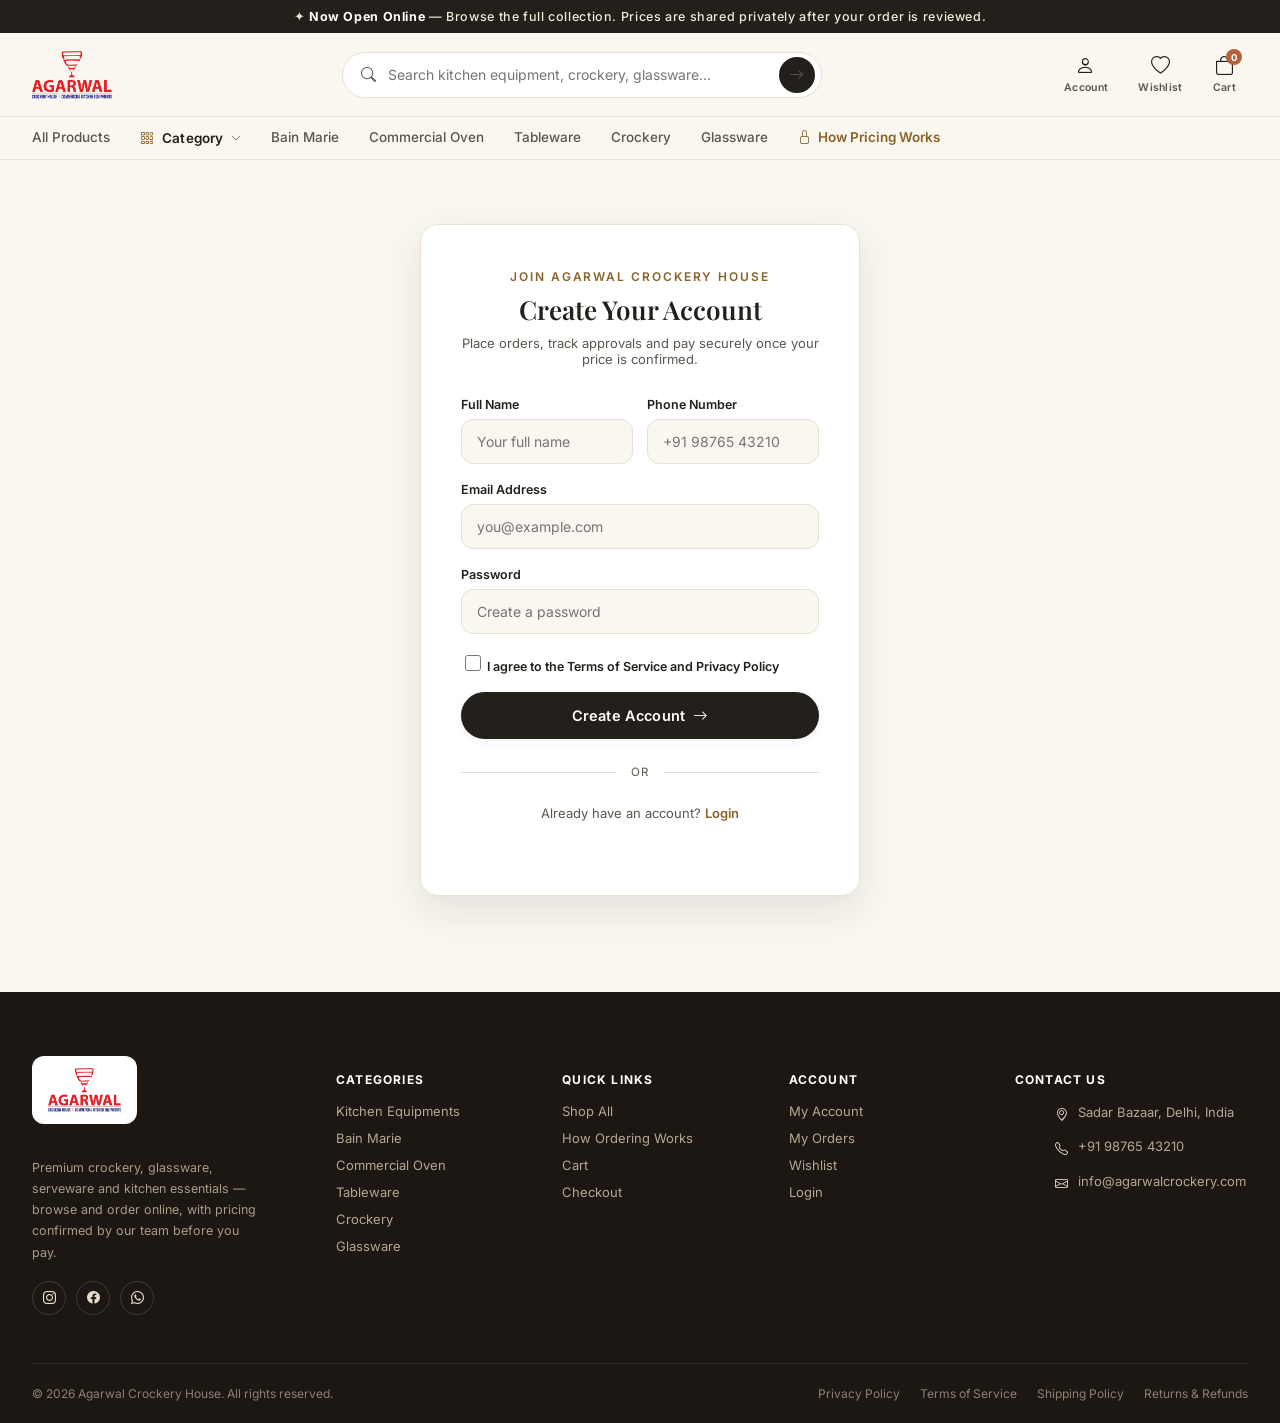
<file: register.html>
<!doctype html>
<html lang="en">
<head>
<meta charset="utf-8">
<meta name="viewport" content="width=device-width, initial-scale=1">
<title>Create Account | Agarwal Crockery House</title>
<link rel="icon" href="assets/img/logo.png">
<link rel="preconnect" href="https://fonts.googleapis.com">
<link rel="preconnect" href="https://fonts.gstatic.com" crossorigin>
<link href="https://fonts.googleapis.com/css2?family=Playfair+Display:ital,wght@0,500;0,600;0,700;1,500&family=Inter:wght@400;500;600;700;800&display=swap" rel="stylesheet">
<link href="https://cdn.jsdelivr.net/npm/bootstrap-icons@1.11.3/font/bootstrap-icons.css" rel="stylesheet">
<link rel="stylesheet" href="assets/css/site.css">
<link rel="stylesheet" href="assets/css/nav.css">
</head>
<body>

<div class="announce">✦ <b>Now Open Online</b> — Browse the full collection. Prices are shared privately after your order is reviewed.</div>

<header class="site-header">
  <div class="header-row">
    <a class="logo-mark" href="index.html"><img src="assets/img/logo.png" alt="Agarwal Crockery House"></a>
    <form class="search-form" action="shop.html">
      <i class="bi bi-search"></i>
      <input type="search" name="q" placeholder="Search kitchen equipment, crockery, glassware...">
      <button type="submit" aria-label="Search"><i class="bi bi-arrow-right"></i></button>
    </form>
    <div class="header-actions">
      <a class="icon-link" href="account.html"><i class="bi bi-person"></i><span class="label">Account</span></a>
      <a class="icon-link" href="wishlist.html"><i class="bi bi-heart"></i><span class="label">Wishlist</span></a>
      <a class="icon-link" href="cart.html"><i class="bi bi-bag"></i><span class="label">Cart</span><span class="count" data-cart-count>0</span></a>
    </div>
  </div>
  <nav class="category-nav">
    <div class="category-nav-row">
      <a href="shop.html">All Products</a>
      <div class="mega-wrap" id="megaWrap">
        <button type="button" class="mega-btn" id="megaBtn" aria-haspopup="true" aria-expanded="false">
          <i class="bi bi-grid-3x3-gap"></i> Category <i class="bi bi-chevron-down"></i>
        </button>
        <div class="mega-panel" id="megaPanel"></div>
      </div>
      <a href="shop.html?cat=bain-marie">Bain Marie</a>
      <a href="shop.html?cat=commercial-oven">Commercial Oven</a>
      <a href="shop.html?cat=tableware">Tableware</a>
      <a href="shop.html?cat=crockery">Crockery</a>
      <a href="shop.html?cat=glassware">Glassware</a>
      <a class="pricing-link" href="index.html#how-it-works"><i class="bi bi-lock"></i> How Pricing Works</a>
    </div>
  </nav>
</header>

<main>
  <div class="auth-wrap">
    <div class="auth-card">
      <span class="eyebrow">Join Agarwal Crockery House</span>
      <h1>Create Your Account</h1>
      <p>Place orders, track approvals and pay securely once your price is confirmed.</p>

      <form id="registerForm">
        <div class="field-row">
          <div class="field">
            <label for="regName">Full Name</label>
            <input type="text" id="regName" placeholder="Your full name" required>
          </div>
          <div class="field">
            <label for="regPhone">Phone Number</label>
            <input type="tel" id="regPhone" placeholder="+91 98765 43210" required>
          </div>
        </div>
        <div class="field">
          <label for="regEmail">Email Address</label>
          <input type="email" id="regEmail" placeholder="you@example.com" required>
        </div>
        <div class="field">
          <label for="regPassword">Password</label>
          <input type="password" id="regPassword" placeholder="Create a password" required>
        </div>
        <div class="field">
          <label class="field-check"><input type="checkbox" required> I agree to the Terms of Service and Privacy Policy</label>
        </div>
        <button type="submit" class="btn btn-dark btn-block">Create Account <i class="bi bi-arrow-right"></i></button>
      </form>

      <div class="auth-divider">or</div>
      <p class="auth-switch">Already have an account? <a href="login.html">Login</a></p>
    </div>
  </div>
</main>

<footer class="site-footer">
  <div class="footer-top">
    <div class="footer-brand">
      <div class="footer-logo-badge"><img src="assets/img/logo.png" alt="Agarwal Crockery House"></div>
      <p>Premium crockery, glassware, serveware and kitchen essentials — browse and order online, with pricing confirmed by our team before you pay.</p>
      <div class="footer-social">
        <a href="#" aria-label="Instagram"><i class="bi bi-instagram"></i></a>
        <a href="#" aria-label="Facebook"><i class="bi bi-facebook"></i></a>
        <a href="#" aria-label="WhatsApp"><i class="bi bi-whatsapp"></i></a>
      </div>
    </div>
    <div class="footer-col">
      <h4>Categories</h4>
      <a href="shop.html?cat=kitchen-equipment">Kitchen Equipments</a>
      <a href="shop.html?cat=bain-marie">Bain Marie</a>
      <a href="shop.html?cat=commercial-oven">Commercial Oven</a>
      <a href="shop.html?cat=tableware">Tableware</a>
      <a href="shop.html?cat=crockery">Crockery</a>
      <a href="shop.html?cat=glassware">Glassware</a>
    </div>
    <div class="footer-col">
      <h4>Quick Links</h4>
      <a href="shop.html">Shop All</a>
      <a href="index.html#how-it-works">How Ordering Works</a>
      <a href="cart.html">Cart</a>
      <a href="checkout.html">Checkout</a>
    </div>
    <div class="footer-col">
      <h4>Account</h4>
      <a href="account.html">My Account</a>
      <a href="orders.html">My Orders</a>
      <a href="wishlist.html">Wishlist</a>
      <a href="login.html">Login</a>
    </div>
    <div class="footer-col">
      <h4>Contact Us</h4>
      <ul class="footer-contact">
        <li><i class="bi bi-geo-alt"></i><span>Sadar Bazaar, Delhi, India</span></li>
        <li><i class="bi bi-telephone"></i><span>+91 98765 43210</span></li>
        <li><i class="bi bi-envelope"></i><span>info@agarwalcrockery.com</span></li>
      </ul>
    </div>
  </div>
  <div class="footer-bottom">
    <span>© 2026 Agarwal Crockery House. All rights reserved.</span>
    <div class="policies">
      <a href="#">Privacy Policy</a>
      <a href="#">Terms of Service</a>
      <a href="#">Shipping Policy</a>
      <a href="#">Returns &amp; Refunds</a>
    </div>
  </div>
</footer>

<script src="assets/js/categories.js"></script>
<script src="assets/js/products.js"></script>
<script src="assets/js/site.js"></script>
<script src="assets/js/nav.js"></script>
<script>
  document.getElementById('registerForm').addEventListener('submit', function (e) {
    e.preventDefault();
    window.location.href = 'account.html';
  });
</script>
</body>
</html>
</file>
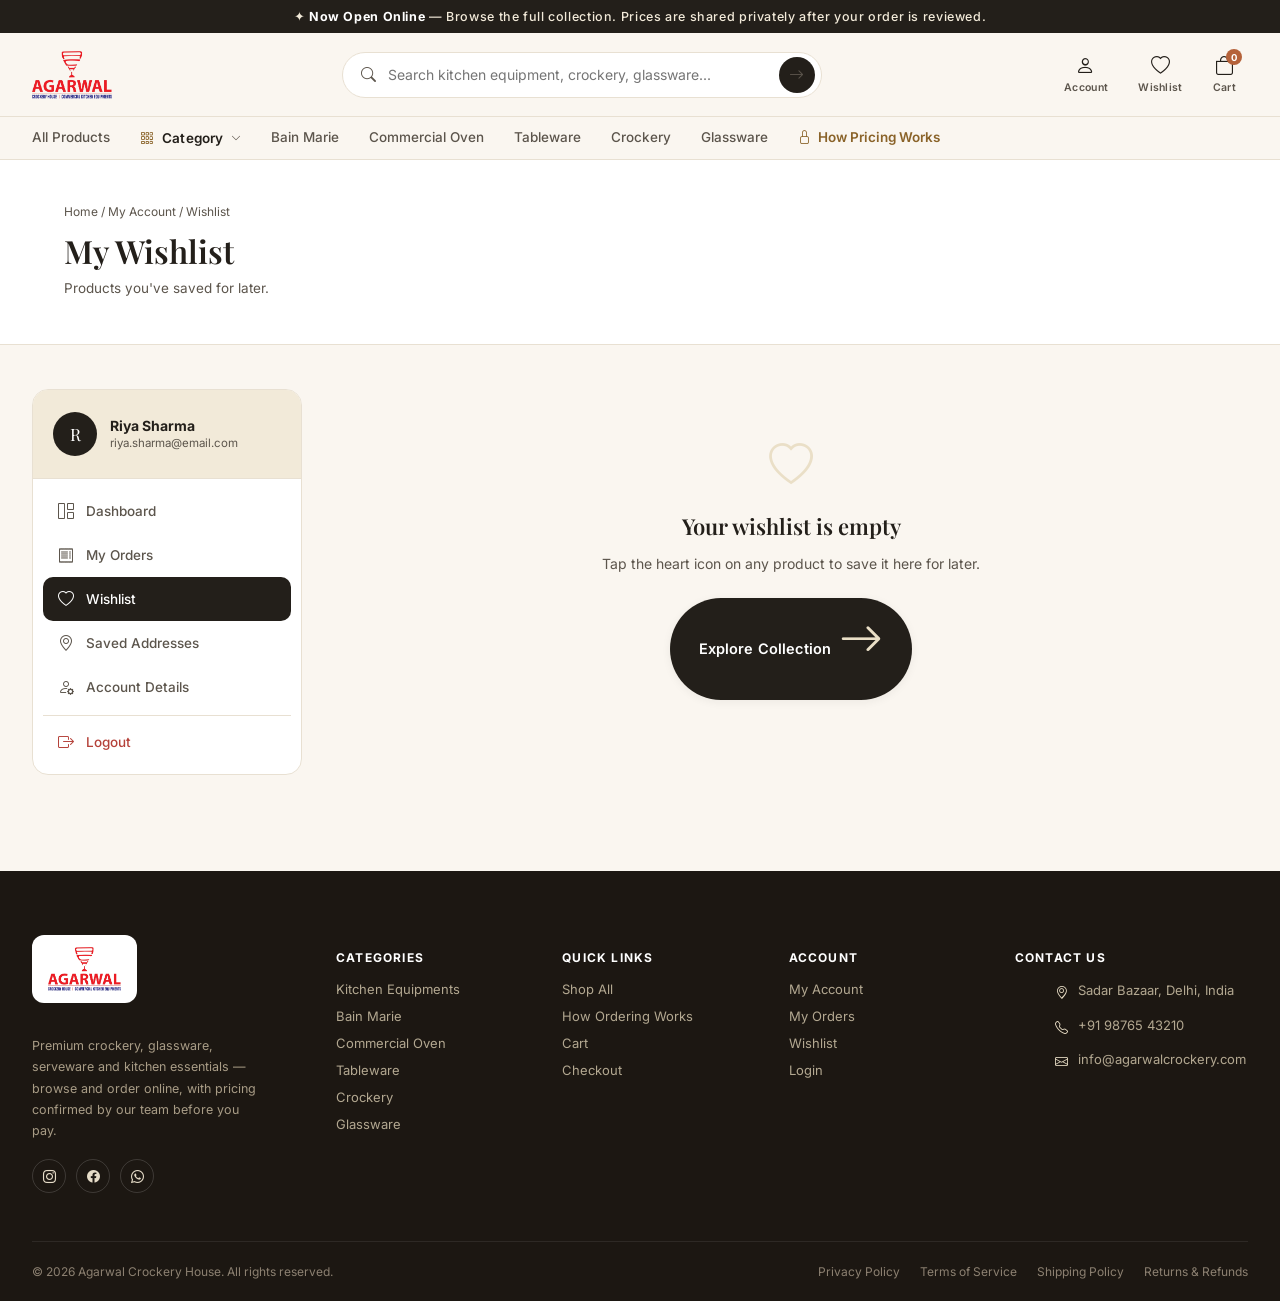
<file: wishlist.html>
<!doctype html>
<html lang="en">
<head>
<meta charset="utf-8">
<meta name="viewport" content="width=device-width, initial-scale=1">
<title>My Wishlist | Agarwal Crockery House</title>
<link rel="icon" href="assets/img/logo.png">
<link rel="preconnect" href="https://fonts.googleapis.com">
<link rel="preconnect" href="https://fonts.gstatic.com" crossorigin>
<link href="https://fonts.googleapis.com/css2?family=Playfair+Display:ital,wght@0,500;0,600;0,700;1,500&family=Inter:wght@400;500;600;700;800&display=swap" rel="stylesheet">
<link href="https://cdn.jsdelivr.net/npm/bootstrap-icons@1.11.3/font/bootstrap-icons.css" rel="stylesheet">
<link rel="stylesheet" href="assets/css/site.css">
<link rel="stylesheet" href="assets/css/nav.css">
<link rel="stylesheet" href="assets/css/cart.css">
<link rel="stylesheet" href="assets/css/account.css">
</head>
<body>

<div class="announce">✦ <b>Now Open Online</b> — Browse the full collection. Prices are shared privately after your order is reviewed.</div>

<header class="site-header">
  <div class="header-row">
    <a class="logo-mark" href="index.html"><img src="assets/img/logo.png" alt="Agarwal Crockery House"></a>
    <form class="search-form" action="shop.html">
      <i class="bi bi-search"></i>
      <input type="search" name="q" placeholder="Search kitchen equipment, crockery, glassware...">
      <button type="submit" aria-label="Search"><i class="bi bi-arrow-right"></i></button>
    </form>
    <div class="header-actions">
      <a class="icon-link" href="account.html"><i class="bi bi-person"></i><span class="label">Account</span></a>
      <a class="icon-link" href="wishlist.html"><i class="bi bi-heart"></i><span class="label">Wishlist</span></a>
      <a class="icon-link" href="cart.html"><i class="bi bi-bag"></i><span class="label">Cart</span><span class="count" data-cart-count>0</span></a>
    </div>
  </div>
  <nav class="category-nav">
    <div class="category-nav-row">
      <a href="shop.html">All Products</a>
      <div class="mega-wrap" id="megaWrap">
        <button type="button" class="mega-btn" id="megaBtn" aria-haspopup="true" aria-expanded="false">
          <i class="bi bi-grid-3x3-gap"></i> Category <i class="bi bi-chevron-down"></i>
        </button>
        <div class="mega-panel" id="megaPanel"></div>
      </div>
      <a href="shop.html?cat=bain-marie">Bain Marie</a>
      <a href="shop.html?cat=commercial-oven">Commercial Oven</a>
      <a href="shop.html?cat=tableware">Tableware</a>
      <a href="shop.html?cat=crockery">Crockery</a>
      <a href="shop.html?cat=glassware">Glassware</a>
      <a class="pricing-link" href="index.html#how-it-works"><i class="bi bi-lock"></i> How Pricing Works</a>
    </div>
  </nav>
</header>

<div class="page-hero">
  <div class="container">
    <div>
      <div class="breadcrumb"><a href="index.html">Home</a> / <a href="account.html">My Account</a> / Wishlist</div>
      <h1>My Wishlist</h1>
      <p>Products you've saved for later.</p>
    </div>
  </div>
</div>

<main>
  <div class="account-layout">
    <aside class="account-sidebar">
      <div class="account-user">
        <div class="account-avatar">R</div>
        <div><b>Riya Sharma</b><span>riya.sharma@email.com</span></div>
      </div>
      <nav class="account-nav">
        <a href="account.html"><i class="bi bi-grid-1x2"></i> Dashboard</a>
        <a href="orders.html"><i class="bi bi-receipt"></i> My Orders</a>
        <a href="wishlist.html" class="active"><i class="bi bi-heart"></i> Wishlist</a>
        <a href="addresses.html"><i class="bi bi-geo-alt"></i> Saved Addresses</a>
        <a href="account-details.html"><i class="bi bi-person-gear"></i> Account Details</a>
        <a href="login.html" class="logout"><i class="bi bi-box-arrow-right"></i> Logout</a>
      </nav>
    </aside>

    <div class="account-main">
      <div class="empty-state show" style="padding:50px 20px;">
        <i class="bi bi-heart"></i>
        <h2>Your wishlist is empty</h2>
        <p>Tap the heart icon on any product to save it here for later.</p>
        <a class="btn btn-dark" href="shop.html">Explore Collection <i class="bi bi-arrow-right"></i></a>
      </div>
    </div>
  </div>
</main>

<footer class="site-footer">
  <div class="footer-top">
    <div class="footer-brand">
      <div class="footer-logo-badge"><img src="assets/img/logo.png" alt="Agarwal Crockery House"></div>
      <p>Premium crockery, glassware, serveware and kitchen essentials — browse and order online, with pricing confirmed by our team before you pay.</p>
      <div class="footer-social">
        <a href="#" aria-label="Instagram"><i class="bi bi-instagram"></i></a>
        <a href="#" aria-label="Facebook"><i class="bi bi-facebook"></i></a>
        <a href="#" aria-label="WhatsApp"><i class="bi bi-whatsapp"></i></a>
      </div>
    </div>
    <div class="footer-col">
      <h4>Categories</h4>
      <a href="shop.html?cat=kitchen-equipment">Kitchen Equipments</a>
      <a href="shop.html?cat=bain-marie">Bain Marie</a>
      <a href="shop.html?cat=commercial-oven">Commercial Oven</a>
      <a href="shop.html?cat=tableware">Tableware</a>
      <a href="shop.html?cat=crockery">Crockery</a>
      <a href="shop.html?cat=glassware">Glassware</a>
    </div>
    <div class="footer-col">
      <h4>Quick Links</h4>
      <a href="shop.html">Shop All</a>
      <a href="index.html#how-it-works">How Ordering Works</a>
      <a href="cart.html">Cart</a>
      <a href="checkout.html">Checkout</a>
    </div>
    <div class="footer-col">
      <h4>Account</h4>
      <a href="account.html">My Account</a>
      <a href="orders.html">My Orders</a>
      <a href="wishlist.html">Wishlist</a>
      <a href="login.html">Login</a>
    </div>
    <div class="footer-col">
      <h4>Contact Us</h4>
      <ul class="footer-contact">
        <li><i class="bi bi-geo-alt"></i><span>Sadar Bazaar, Delhi, India</span></li>
        <li><i class="bi bi-telephone"></i><span>+91 98765 43210</span></li>
        <li><i class="bi bi-envelope"></i><span>info@agarwalcrockery.com</span></li>
      </ul>
    </div>
  </div>
  <div class="footer-bottom">
    <span>© 2026 Agarwal Crockery House. All rights reserved.</span>
    <div class="policies">
      <a href="#">Privacy Policy</a>
      <a href="#">Terms of Service</a>
      <a href="#">Shipping Policy</a>
      <a href="#">Returns &amp; Refunds</a>
    </div>
  </div>
</footer>

<script src="assets/js/categories.js"></script>
<script src="assets/js/products.js"></script>
<script src="assets/js/site.js"></script>
<script src="assets/js/nav.js"></script>
</body>
</html>
</file>
<file: assets/css/site.css>
/* Agarwal Crockery House — shared design system
   Used on every page: variables, header, footer, buttons, cards, toast */

:root{
  --ink:#231f1a;
  --ink-soft:#5c554c;
  --cream:#faf6f0;
  --cream-deep:#f2ead9;
  --paper:#ffffff;
  --line:#e8e0d2;
  --gold:#a97c3f;
  --gold-deep:#8a6329;
  --gold-soft:#eadfc7;
  --terracotta:#b5623a;
  --success:#3f8a5c;
  --danger:#b5423a;
  --shadow-sm:0 2px 10px rgba(35,31,26,.06);
  --shadow-md:0 14px 40px rgba(35,31,26,.10);
  --shadow-lg:0 24px 70px rgba(35,31,26,.16);
  --radius:18px;
  --radius-sm:10px;
  --serif:'Playfair Display', Georgia, serif;
  --sans:'Inter', -apple-system, BlinkMacSystemFont, sans-serif;
}

*{box-sizing:border-box;}
html{scroll-behavior:smooth;}
body{
  margin:0;
  font-family:var(--sans);
  color:var(--ink);
  background:var(--cream);
  -webkit-font-smoothing:antialiased;
  font-feature-settings:"liga" 1;
}
img{max-width:100%;display:block;}
a{color:inherit;text-decoration:none;}
.container{width:100%;max-width:1280px;margin:0 auto;padding:0 32px;}
section{position:relative;}
.eyebrow{
  font-family:var(--sans);
  font-size:12px;
  font-weight:600;
  letter-spacing:.16em;
  text-transform:uppercase;
  color:var(--gold-deep);
}
h1,h2,h3{font-family:var(--serif); font-weight:600; margin:0; color:var(--ink);}
.btn{
  display:inline-flex; align-items:center; justify-content:center; gap:8px;
  padding:14px 28px; border-radius:999px;
  font-family:var(--sans); font-weight:600; font-size:14.5px;
  letter-spacing:.01em; cursor:pointer; border:1px solid transparent;
  transition:transform .2s ease, box-shadow .2s ease, background .2s ease, color .2s ease, border-color .2s ease;
  white-space:nowrap;
}
.btn:hover{transform:translateY(-2px);}
.btn:disabled{opacity:.55; cursor:not-allowed; transform:none;}
.btn-block{width:100%;}
.btn-sm{padding:10px 18px; font-size:13px;}
.btn-dark{background:var(--ink); color:#fff; box-shadow:var(--shadow-sm);}
.btn-dark:hover{background:#3a342a; box-shadow:var(--shadow-md);}
.btn-outline{background:transparent; color:var(--ink); border-color:rgba(35,31,26,.25);}
.btn-outline:hover{border-color:var(--ink); background:rgba(35,31,26,.04);}
.btn-outline-light{background:transparent; color:#fff; border-color:rgba(255,255,255,.55);}
.btn-outline-light:hover{border-color:#fff; background:rgba(255,255,255,.12);}
.btn-gold{background:var(--gold-deep); color:#fff;}
.btn-gold:hover{background:#734f20;}

/* ---------- Announcement bar ---------- */
.announce{
  background:var(--ink); color:#f2ead9; text-align:center;
  font-size:12.5px; letter-spacing:.05em; padding:9px 16px;
  font-weight:500;
}
.announce b{color:#fff; font-weight:700;}

/* ---------- Header ---------- */
header.site-header{
  background:rgba(250,246,240,.92);
  backdrop-filter:saturate(160%) blur(10px);
  border-bottom:1px solid var(--line);
  position:sticky; top:0; z-index:60;
}
.header-row{
  display:grid; grid-template-columns:auto 1fr auto; align-items:center; gap:28px;
  padding:14px 32px; max-width:1280px; margin:0 auto;
}
.logo-mark{display:flex; align-items:center; gap:10px; flex-shrink:0;}
.logo-mark img{height:48px; width:auto;}
.logo-text{display:flex; flex-direction:column; line-height:1;}
.logo-text b{font-family:var(--serif); font-size:19px; letter-spacing:.01em;}
.logo-text span{font-size:10px; letter-spacing:.14em; color:var(--ink-soft); margin-top:3px;}

.search-form{
  width:100%; max-width:480px; margin:0 auto; display:flex; align-items:center;
  background:var(--paper); border:1px solid var(--line); border-radius:999px;
  padding:0 6px 0 18px; height:46px; transition:border-color .2s ease, box-shadow .2s ease;
}
.search-form:focus-within{border-color:var(--gold); box-shadow:0 0 0 4px var(--gold-soft);}
.search-form i{color:var(--ink-soft); font-size:15px;}
.search-form input{
  border:0; outline:0; background:transparent; flex:1; padding:0 12px;
  font-family:var(--sans); font-size:14px; color:var(--ink);
}
.search-form button{
  border:0; background:var(--ink); color:#fff; border-radius:999px;
  height:36px; width:36px; display:flex; align-items:center; justify-content:center;
  cursor:pointer; flex-shrink:0;
}

.header-actions{display:flex; align-items:center; gap:6px; flex-shrink:0;}
.icon-link{
  display:flex; flex-direction:column; align-items:center; gap:3px;
  padding:8px 12px; border-radius:12px; position:relative;
  font-size:10.5px; color:var(--ink-soft); font-weight:600; letter-spacing:.03em;
  transition:background .15s ease, color .15s ease; background:none; border:0; cursor:pointer;
}
.icon-link i{font-size:19px; color:var(--ink);}
.icon-link:hover{background:var(--cream-deep); color:var(--ink);}
.icon-link .count{
  position:absolute; top:2px; right:6px; background:var(--terracotta); color:#fff;
  font-size:9.5px; font-weight:700; min-width:16px; height:16px; border-radius:999px;
  display:flex; align-items:center; justify-content:center; padding:0 3px;
}

nav.category-nav{border-top:1px solid var(--line);}
.category-nav-row{
  max-width:1280px; margin:0 auto; padding:0 32px;
  display:flex; align-items:center; gap:30px; flex-wrap:wrap;
}
.category-nav-row a{
  font-size:13.5px; font-weight:500; color:var(--ink-soft); padding:12px 0;
  white-space:nowrap; border-bottom:2px solid transparent; transition:color .15s ease, border-color .15s ease;
}
.category-nav-row a:hover, .category-nav-row a.active{color:var(--ink); border-color:var(--gold);}
.category-nav-row a.pricing-link{color:var(--gold-deep); font-weight:600; display:flex; align-items:center; gap:6px;}

/* ---------- Breadcrumb / page header ---------- */
.page-hero{
  padding:44px 32px 34px; border-bottom:1px solid var(--line); background:var(--paper);
}
.page-hero .container{display:flex; align-items:flex-end; justify-content:space-between; gap:20px; flex-wrap:wrap;}
.breadcrumb{font-size:12px; color:var(--ink-soft); margin-bottom:10px;}
.breadcrumb a{color:var(--ink-soft);}
.breadcrumb a:hover{color:var(--gold-deep);}
.page-hero h1{font-size:clamp(24px,3vw,32px);}
.page-hero p{font-size:13.5px; color:var(--ink-soft); margin-top:8px; max-width:480px;}

/* ---------- Section shell ---------- */
.section{padding:88px 32px;}
.section-tight{padding:72px 32px;}
.section-head{
  max-width:1280px; margin:0 auto 44px; display:flex; align-items:flex-end;
  justify-content:space-between; gap:24px; flex-wrap:wrap;
}
.section-head h2{font-size:clamp(26px,3vw,36px); margin-top:10px;}
.section-head p{font-size:14.5px; color:var(--ink-soft); max-width:440px; margin-top:10px; line-height:1.65;}
.section-head .head-link{
  font-size:13.5px; font-weight:600; color:var(--gold-deep); display:flex; align-items:center; gap:6px;
  padding-bottom:4px; border-bottom:1px solid transparent;
}
.section-head .head-link:hover{border-color:var(--gold-deep);}
.center-head{text-align:center; justify-content:center; flex-direction:column; align-items:center;}
.center-head p{max-width:560px;}

/* ---------- Category card (shared: home + shop) ---------- */
.cat-grid{
  max-width:1280px; margin:0 auto; display:grid;
  grid-template-columns:repeat(6,1fr); gap:18px;
}
.cat-card{
  border-radius:16px; overflow:hidden; position:relative; aspect-ratio:3/4;
  box-shadow:var(--shadow-sm); transition:transform .35s ease, box-shadow .35s ease;
}
.cat-card:hover{transform:translateY(-6px); box-shadow:var(--shadow-lg);}
.cat-card img{width:100%; height:100%; object-fit:cover; transition:transform .5s ease;}
.cat-card:hover img{transform:scale(1.07);}
.cat-card::after{
  content:""; position:absolute; inset:0;
  background:linear-gradient(to top, rgba(20,17,13,.82) 0%, rgba(20,17,13,.15) 55%, transparent 75%);
}
.cat-card .cat-label{position:absolute; left:0; right:0; bottom:0; padding:18px 16px; z-index:2;}
.cat-card .cat-label h3{color:#fff; font-size:16.5px; margin-bottom:3px;}
.cat-card .cat-label span{color:#e6dcc8; font-size:11px; letter-spacing:.04em;}

/* ---------- Product card (shared: home + shop + cart cross-sell) ---------- */
.product-grid{
  max-width:1280px; margin:0 auto; display:grid;
  grid-template-columns:repeat(4,1fr); gap:24px;
}
.product-card{
  background:var(--paper); border-radius:16px; overflow:hidden;
  box-shadow:var(--shadow-sm); transition:transform .3s ease, box-shadow .3s ease;
  display:flex; flex-direction:column;
}
.product-card:hover{transform:translateY(-5px); box-shadow:var(--shadow-md);}
.product-media{position:relative; aspect-ratio:1/1; overflow:hidden; background:var(--cream-deep); display:block;}
.product-media img{width:100%; height:100%; object-fit:cover; transition:transform .5s ease;}
.product-card:hover .product-media img{transform:scale(1.06);}
.product-media .wish-btn{
  position:absolute; top:12px; right:12px; width:34px; height:34px; border-radius:999px;
  background:rgba(255,255,255,.92); border:0; display:flex; align-items:center; justify-content:center;
  cursor:pointer; color:var(--ink); font-size:14.5px; box-shadow:var(--shadow-sm); z-index:2;
  transition:color .15s ease, transform .15s ease;
}
.product-media .wish-btn:hover, .product-media .wish-btn.active{color:var(--terracotta); transform:scale(1.08);}
.product-media .new-badge{
  position:absolute; top:12px; left:12px; background:var(--ink); color:#fff;
  font-size:10px; font-weight:700; letter-spacing:.06em; padding:5px 10px; border-radius:999px; z-index:2;
}
.product-body{padding:18px 18px 20px; display:flex; flex-direction:column; gap:8px; flex:1;}
.product-cat{font-size:10.5px; letter-spacing:.1em; color:var(--gold-deep); font-weight:700; text-transform:uppercase;}
.product-title{font-family:var(--serif); font-size:17px; font-weight:600; line-height:1.3;}
.product-title a{color:inherit;}
.product-desc{font-size:12.5px; color:var(--ink-soft); line-height:1.55; flex:1;}
.price-badge{
  display:inline-flex; align-items:center; gap:6px; align-self:flex-start;
  background:var(--gold-soft); color:var(--gold-deep); font-size:11px; font-weight:600;
  padding:6px 11px; border-radius:999px; margin-top:2px;
}
.price-badge i{font-size:11px;}
.product-foot{display:flex; align-items:center; gap:10px; margin-top:8px;}
.add-order-btn{
  flex:1; background:var(--ink); color:#fff; border:0; border-radius:999px;
  padding:11px 16px; font-size:13px; font-weight:600; cursor:pointer;
  display:flex; align-items:center; justify-content:center; gap:7px;
  transition:background .2s ease, transform .2s ease;
}
.add-order-btn:hover{background:var(--gold-deep); transform:translateY(-1px);}
.add-order-btn.added{background:var(--success);}

/* ---------- Status pill (orders) ---------- */
.status-pill{display:inline-flex; align-items:center; gap:6px; font-size:11px; font-weight:700; letter-spacing:.03em; padding:6px 12px; border-radius:999px; text-transform:uppercase;}
.status-pending{background:#f3e6cf; color:#8a6329;}
.status-price-ready{background:#dbe9df; color:#2f6b47;}
.status-paid{background:#e2e8f5; color:#3a4f8f;}

/* ---------- Auth cards ---------- */
.auth-wrap{max-width:1280px; margin:0 auto; padding:64px 32px 96px; display:flex; justify-content:center;}
.auth-card{
  width:100%; max-width:440px; background:var(--paper); border-radius:var(--radius);
  box-shadow:var(--shadow-md); padding:44px 40px; border:1px solid var(--line);
}
.auth-card .eyebrow{display:block; text-align:center; margin-bottom:8px;}
.auth-card h1{font-size:26px; text-align:center;}
.auth-card > p{text-align:center; font-size:13px; color:var(--ink-soft); margin-top:8px; margin-bottom:30px;}
.field{margin-bottom:18px;}
.field label{display:block; font-size:12.5px; font-weight:600; margin-bottom:7px; color:var(--ink);}
.field input, .field select, .field textarea{
  width:100%; border:1px solid var(--line); border-radius:12px; padding:13px 15px;
  font-family:var(--sans); font-size:14px; background:var(--cream); color:var(--ink);
  transition:border-color .2s ease, box-shadow .2s ease;
}
.field input:focus, .field select:focus, .field textarea:focus{
  outline:0; border-color:var(--gold); box-shadow:0 0 0 4px var(--gold-soft); background:var(--paper);
}
.field-row{display:grid; grid-template-columns:1fr 1fr; gap:14px;}
.field-check{display:flex; align-items:center; gap:9px; font-size:13px; color:var(--ink-soft);}
.field-check input{width:16px; height:16px; accent-color:var(--gold-deep);}
.auth-foot{display:flex; align-items:center; justify-content:space-between; font-size:12.5px; margin-top:4px; margin-bottom:22px;}
.auth-foot a{color:var(--gold-deep); font-weight:600;}
.auth-switch{text-align:center; font-size:13px; color:var(--ink-soft); margin-top:22px;}
.auth-switch a{color:var(--gold-deep); font-weight:600;}
.auth-divider{display:flex; align-items:center; gap:14px; margin:26px 0; color:var(--ink-soft); font-size:11.5px; letter-spacing:.05em; text-transform:uppercase;}
.auth-divider::before, .auth-divider::after{content:""; flex:1; height:1px; background:var(--line);}

/* ---------- Empty state ---------- */
.empty-state{
  max-width:1280px; margin:0 auto; padding:70px 32px; text-align:center; display:none;
}
.empty-state.show{display:block;}
.empty-state i{font-size:44px; color:var(--gold-soft); margin-bottom:18px; display:block;}
.empty-state h2{font-size:22px; margin-bottom:10px;}
.empty-state p{font-size:14px; color:var(--ink-soft); margin-bottom:26px;}

/* ---------- Footer ---------- */
footer.site-footer{background:#1c1712; color:#c9beac; padding:64px 32px 0;}
.footer-top{
  max-width:1280px; margin:0 auto; display:grid; grid-template-columns:1.4fr 1fr 1fr 1fr 1.2fr;
  gap:32px; padding-bottom:48px; border-bottom:1px solid rgba(255,255,255,.08);
}
.footer-logo-badge{background:#fff; border-radius:12px; padding:12px 16px; display:inline-block; margin-bottom:16px;}
.footer-logo-badge img{height:44px; margin-bottom:0;}
.footer-brand p{font-size:12.5px; line-height:1.7; color:#a89c86; max-width:230px;}
.footer-social{display:flex; gap:10px; margin-top:18px;}
.footer-social a{
  width:34px; height:34px; border-radius:999px; border:1px solid rgba(255,255,255,.15);
  display:flex; align-items:center; justify-content:center; font-size:13px; color:#e6dcc8;
  transition:background .15s ease, border-color .15s ease;
}
.footer-social a:hover{background:var(--gold-deep); border-color:var(--gold-deep);}
.footer-col h4{
  font-family:var(--sans); font-size:12px; letter-spacing:.1em; text-transform:uppercase;
  color:#fff; margin-bottom:16px; font-weight:700;
}
.footer-col a{display:block; font-size:13px; color:#b3a891; margin-bottom:11px; transition:color .15s ease;}
.footer-col a:hover{color:#fff;}
.footer-contact li{list-style:none; display:flex; gap:10px; font-size:13px; color:#b3a891; margin-bottom:13px; line-height:1.5;}
.footer-contact i{color:var(--gold-soft); margin-top:2px; font-size:13px;}
.footer-bottom{
  max-width:1280px; margin:0 auto; padding:22px 0; display:flex; justify-content:space-between;
  align-items:center; flex-wrap:wrap; gap:12px; font-size:12px; color:#8c8071;
}
.footer-bottom .policies{display:flex; gap:20px; flex-wrap:wrap;}
.footer-bottom .policies a{color:#8c8071; transition:color .15s ease;}
.footer-bottom .policies a:hover{color:#fff;}

/* ---------- Toast ---------- */
.toast-note{
  position:fixed; bottom:26px; left:50%; transform:translate(-50%,140%);
  background:var(--ink); color:#fff; padding:14px 22px; border-radius:14px;
  display:flex; align-items:center; gap:12px; box-shadow:var(--shadow-lg); z-index:200;
  transition:transform .35s cubic-bezier(.2,.9,.3,1); font-size:13.5px;
}
.toast-note.show{transform:translate(-50%,0);}
.toast-note i{color:#7fd88f; font-size:16px;}
.toast-note a{color:var(--gold-soft); font-weight:600; text-decoration:underline;}

/* ---------- Responsive ---------- */
@media (max-width:1080px){
  .cat-grid{grid-template-columns:repeat(3,1fr);}
  .product-grid{grid-template-columns:repeat(2,1fr);}
  .footer-top{grid-template-columns:1fr 1fr; row-gap:36px;}
}
@media (max-width:720px){
  .header-row{
    grid-template-columns:1fr auto; grid-template-areas:"logo actions" "search search";
    row-gap:12px; padding:14px 20px;
  }
  .logo-mark{grid-area:logo;}
  .header-actions{grid-area:actions;}
  .search-form{grid-area:search; max-width:100%; margin:0;}
  .icon-link .label{display:none;}
  .container, .section, .page-hero{padding-left:20px; padding-right:20px;}
  .cat-grid{grid-template-columns:repeat(2,1fr);}
  .product-grid{grid-template-columns:1fr 1fr;}
  .footer-top{grid-template-columns:1fr;}
  .section{padding:56px 20px;}
  .auth-card{padding:34px 24px;}
  .field-row{grid-template-columns:1fr;}
}
@media (max-width:520px){
  .product-grid{grid-template-columns:1fr;}
  .cat-grid{grid-template-columns:1fr 1fr;}
}
</file>
<file: assets/css/nav.css>
/* Mega-menu category dropdown, shared across every page's category-nav */
.mega-wrap{position:relative;}
.mega-btn{
  display:flex; align-items:center; gap:8px; background:none; border:0; cursor:pointer;
  font-family:var(--sans); font-size:13.5px; font-weight:600; color:var(--ink);
  padding:12px 0; letter-spacing:.01em;
}
.mega-btn i.bi-chevron-down{font-size:10px; color:var(--ink-soft); transition:transform .2s ease;}
.mega-wrap.open .mega-btn i.bi-chevron-down{transform:rotate(180deg);}
.mega-btn i.bi-grid-3x3-gap{color:var(--gold-deep); font-size:14px;}

.mega-panel{
  position:absolute; top:100%; left:0; margin-top:12px;
  background:var(--paper); border:1px solid var(--line); border-radius:18px;
  box-shadow:var(--shadow-lg); display:none; overflow:hidden; z-index:80;
  min-width:660px;
}
.mega-wrap.open .mega-panel{display:flex; animation:megaIn .18s ease;}
@keyframes megaIn{from{opacity:0; transform:translateY(-6px);} to{opacity:1; transform:translateY(0);}}

.mega-col-main{
  width:310px; flex-shrink:0; border-right:1px solid var(--line); padding:14px;
  max-height:440px; overflow-y:auto; background:var(--cream);
}
.mega-main-link{
  display:flex; align-items:center; gap:12px;
  padding:11px 14px; border-radius:12px; font-size:13.5px; font-weight:600; color:var(--ink);
  transition:background .15s ease, color .15s ease, transform .15s ease;
}
.mega-main-link .mega-icon{
  width:30px; height:30px; border-radius:9px; background:var(--paper); border:1px solid var(--line);
  display:flex; align-items:center; justify-content:center; flex-shrink:0; color:var(--gold-deep); font-size:14px;
  transition:background .15s ease, border-color .15s ease;
}
.mega-main-link span.label{flex:1;}
.mega-main-link i.bi-chevron-right{font-size:11px; color:var(--ink-soft); flex-shrink:0;}
.mega-main-link:hover, .mega-main-link.active{background:var(--paper); color:var(--gold-deep); box-shadow:var(--shadow-sm);}
.mega-main-link:hover .mega-icon, .mega-main-link.active .mega-icon{background:var(--gold-deep); border-color:var(--gold-deep); color:#fff;}
.mega-main-link.all-link{
  color:var(--gold-deep); border-bottom:1px solid var(--line); border-radius:0;
  margin-bottom:8px; padding-bottom:16px;
}
.mega-main-link.all-link .mega-icon{background:var(--gold-deep); border-color:var(--gold-deep); color:#fff;}

.mega-col-subs{width:360px; padding:22px 24px; max-height:440px; overflow-y:auto;}
.mega-col-subs h4{
  font-family:var(--serif); font-size:16px; font-weight:600; color:var(--ink);
  margin-bottom:16px; padding-bottom:14px; border-bottom:1px solid var(--line);
}
.mega-sub-link{
  display:flex; align-items:center; gap:8px; padding:9px 0; font-size:13.5px; color:var(--ink-soft); font-weight:500;
  transition:color .15s ease, gap .15s ease;
}
.mega-sub-link::before{content:""; width:4px; height:4px; border-radius:999px; background:var(--gold-soft); flex-shrink:0;}
.mega-sub-link:hover{color:var(--gold-deep); gap:12px;}
.mega-sub-link:hover::before{background:var(--gold-deep);}
.mega-empty{font-size:13px; color:var(--ink-soft); line-height:1.7;}
.mega-empty a{color:var(--gold-deep); font-weight:600;}
.mega-shop-all{
  display:inline-flex; align-items:center; gap:6px; margin-top:16px; font-size:12.5px; font-weight:700;
  color:var(--gold-deep); padding-top:14px; border-top:1px solid var(--line); width:100%;
}

@media (max-width:720px){
  .mega-panel{position:fixed; inset:0; top:auto; margin:0; border-radius:0; min-width:0; width:100%; max-height:80vh;}
  .mega-col-main, .mega-col-subs{width:50%; max-height:80vh;}
}
</file>
<file: assets/css/cart.css>
/* Cart / Checkout / Order Success / Orders shared layout */
.cart-layout{max-width:1280px; margin:0 auto; padding:44px 32px 96px; display:grid; grid-template-columns:1fr 360px; gap:36px; align-items:start;}
.cart-items{background:var(--paper); border:1px solid var(--line); border-radius:16px; overflow:hidden;}
.cart-row{display:flex; align-items:center; gap:18px; padding:20px; border-bottom:1px solid var(--line);}
.cart-row:last-child{border-bottom:0;}
.cart-thumb{width:88px; height:88px; border-radius:12px; overflow:hidden; flex-shrink:0; background:var(--cream-deep);}
.cart-thumb img{width:100%; height:100%; object-fit:cover;}
.cart-info{flex:1; min-width:0;}
.cart-info .cart-cat{font-size:10.5px; letter-spacing:.08em; color:var(--gold-deep); font-weight:700; text-transform:uppercase;}
.cart-info h3{font-family:var(--serif); font-size:16px; margin:4px 0 6px;}
.cart-info h3 a{color:inherit;}
.cart-info .cart-note{font-size:11.5px; color:var(--ink-soft); display:flex; align-items:center; gap:6px;}
.cart-qty{display:flex; align-items:center; border:1px solid var(--line); border-radius:999px; overflow:hidden; flex-shrink:0;}
.cart-qty button{width:32px; height:32px; border:0; background:var(--paper); font-size:15px; cursor:pointer; color:var(--ink);}
.cart-qty button:hover{background:var(--cream-deep);}
.cart-qty input{width:38px; text-align:center; border:0; font-size:13.5px; background:transparent;}
.cart-remove{background:none; border:0; color:var(--ink-soft); font-size:16px; cursor:pointer; flex-shrink:0; padding:8px; transition:color .15s ease;}
.cart-remove:hover{color:var(--danger);}

.summary-card{background:var(--paper); border:1px solid var(--line); border-radius:16px; padding:26px 24px; position:sticky; top:110px;}
.summary-card h3{font-size:16px; margin-bottom:18px;}
.summary-row{display:flex; justify-content:space-between; font-size:13.5px; color:var(--ink-soft); margin-bottom:12px;}
.summary-row b{color:var(--ink); font-weight:600;}
.summary-note{
  display:flex; gap:10px; background:var(--gold-soft); color:var(--gold-deep); padding:13px 15px;
  border-radius:12px; font-size:12px; line-height:1.55; margin:18px 0 22px;
}
.summary-note i{font-size:16px; flex-shrink:0; margin-top:1px;}

/* Checkout form */
.checkout-form{background:var(--paper); border:1px solid var(--line); border-radius:16px; padding:28px 26px;}
.checkout-form h3{font-size:16px; margin-bottom:18px;}
.checkout-steps{display:flex; align-items:center; gap:10px; max-width:1280px; margin:0 auto; padding:30px 32px 0; font-size:12.5px; color:var(--ink-soft); font-weight:600;}
.checkout-steps span.active{color:var(--ink);}
.checkout-steps i{font-size:10px; color:var(--line);}

/* Order success */
.success-wrap{max-width:640px; margin:0 auto; padding:90px 32px; text-align:center;}
.success-icon{
  width:84px; height:84px; border-radius:999px; background:var(--gold-soft); color:var(--gold-deep);
  display:flex; align-items:center; justify-content:center; font-size:38px; margin:0 auto 26px;
}
.success-wrap h1{font-size:28px; margin-bottom:12px;}
.success-wrap p{font-size:14.5px; color:var(--ink-soft); line-height:1.7; margin-bottom:10px;}
.success-order-id{
  display:inline-flex; align-items:center; gap:8px; background:var(--cream-deep); padding:10px 18px;
  border-radius:999px; font-size:13px; font-weight:700; margin:18px 0 30px;
}
.success-steps{display:flex; justify-content:center; gap:26px; margin:34px 0; flex-wrap:wrap;}
.success-steps div{font-size:12px; color:var(--ink-soft); display:flex; flex-direction:column; align-items:center; gap:8px; max-width:120px;}
.success-steps i{font-size:20px; color:var(--gold-deep);}
.success-actions{display:flex; gap:12px; justify-content:center; flex-wrap:wrap;}

/* My Orders */
.orders-table{background:var(--paper); border:1px solid var(--line); border-radius:16px; overflow:hidden;}
.orders-row{
  display:grid; grid-template-columns:1.3fr 1fr 1fr 1fr auto; gap:14px; align-items:center;
  padding:18px 22px; border-bottom:1px solid var(--line); font-size:13.5px;
}
.orders-row:last-child{border-bottom:0;}
.orders-row.head{background:var(--cream-deep); font-size:11.5px; font-weight:700; letter-spacing:.05em; text-transform:uppercase; color:var(--ink-soft);}
.orders-row .order-id{font-weight:700; color:var(--ink);}
.orders-row .order-date{color:var(--ink-soft);}
.orders-row .order-price{font-weight:700;}
.orders-row .order-price.hidden-price{color:var(--ink-soft); font-weight:500; font-size:12px; display:flex; align-items:center; gap:6px;}
.orders-row a.view-link{font-weight:600; color:var(--gold-deep); font-size:13px; display:flex; align-items:center; gap:5px;}

/* Order details */
.order-detail-wrap{max-width:900px; margin:0 auto; padding:44px 32px 90px;}
.order-detail-head{display:flex; justify-content:space-between; align-items:flex-start; gap:20px; flex-wrap:wrap; margin-bottom:26px;}
.order-detail-head h1{font-size:24px; margin-bottom:6px;}
.order-price-panel{
  background:var(--paper); border:1px solid var(--line); border-radius:16px; padding:24px; margin-top:24px;
  display:flex; align-items:center; justify-content:space-between; gap:20px; flex-wrap:wrap;
}
.order-price-panel .amount{font-family:var(--serif); font-size:26px;}
.order-price-panel.pending{background:var(--gold-soft);}
.order-price-panel.pending .amount{font-size:15px; color:var(--gold-deep);}

@media (max-width:900px){
  .cart-layout{grid-template-columns:1fr;}
  .orders-row{grid-template-columns:1fr 1fr; row-gap:8px;}
  .orders-row.head{display:none;}
  .orders-row .view-link{grid-column:1/-1;}
}
@media (max-width:560px){
  .cart-row{flex-wrap:wrap;}
  .cart-qty{margin-left:106px;}
}
</file>
<file: assets/css/account.css>
/* Account panel — sidebar + content layout, shared by all account pages */
.account-layout{
  max-width:1280px; margin:0 auto; padding:44px 32px 96px;
  display:grid; grid-template-columns:270px 1fr; gap:32px; align-items:start;
}
.account-sidebar{
  background:var(--paper); border:1px solid var(--line); border-radius:16px;
  overflow:hidden; position:sticky; top:110px;
}
.account-user{
  display:flex; align-items:center; gap:13px; padding:22px 20px; border-bottom:1px solid var(--line);
  background:var(--cream-deep);
}
.account-avatar{
  width:44px; height:44px; border-radius:999px; background:var(--ink); color:#fff;
  display:flex; align-items:center; justify-content:center; font-family:var(--serif); font-size:17px;
  flex-shrink:0;
}
.account-user b{display:block; font-size:14px;}
.account-user span{display:block; font-size:11.5px; color:var(--ink-soft); margin-top:2px;}
.account-nav{padding:10px;}
.account-nav a{
  display:flex; align-items:center; gap:11px; padding:12px 14px; border-radius:10px;
  font-size:13.5px; font-weight:500; color:var(--ink-soft); transition:background .15s ease, color .15s ease;
}
.account-nav a i{font-size:16px; width:18px; text-align:center; flex-shrink:0;}
.account-nav a:hover{background:var(--cream-deep); color:var(--ink);}
.account-nav a.active{background:var(--ink); color:#fff;}
.account-nav a.logout{margin-top:6px; border-top:1px solid var(--line); border-radius:0; padding-top:16px; color:var(--danger);}
.account-nav a.logout:hover{background:transparent; color:#8c2e26;}

.account-main{min-width:0;}
.account-main-head{margin-bottom:24px;}
.account-main-head h1{font-size:23px; margin-bottom:6px;}
.account-main-head p{font-size:13.5px; color:var(--ink-soft);}

/* Dashboard stat cards */
.acct-stats{display:grid; grid-template-columns:repeat(3,1fr); gap:16px; margin-bottom:30px;}
.acct-stat-card{background:var(--paper); border:1px solid var(--line); border-radius:14px; padding:20px;}
.acct-stat-card i{font-size:19px; color:var(--gold-deep); margin-bottom:10px; display:block;}
.acct-stat-card b{display:block; font-size:24px; font-family:var(--serif);}
.acct-stat-card span{font-size:12px; color:var(--ink-soft);}

.acct-panel{background:var(--paper); border:1px solid var(--line); border-radius:16px; padding:24px; margin-bottom:20px;}
.acct-panel h3{font-size:15.5px; margin-bottom:16px; display:flex; align-items:center; justify-content:space-between;}
.acct-panel h3 a{font-size:12.5px; font-weight:600; color:var(--gold-deep);}

@media (max-width:900px){
  .account-layout{grid-template-columns:1fr;}
  .account-sidebar{position:static;}
  .acct-stats{grid-template-columns:1fr 1fr;}
}
@media (max-width:520px){
  .acct-stats{grid-template-columns:1fr;}
}
</file>
<file: assets/css/product.css>
/* Product detail page */
.product-detail{max-width:1280px; margin:0 auto; padding:48px 32px 40px; display:grid; grid-template-columns:1fr 1fr; gap:56px;}
.pd-gallery{border-radius:var(--radius); overflow:hidden; aspect-ratio:1/1; box-shadow:var(--shadow-sm);}
.pd-gallery img{width:100%; height:100%; object-fit:cover;}
.pd-info{display:flex; flex-direction:column; padding-top:6px;}
.pd-cat{font-size:11px; letter-spacing:.1em; color:var(--gold-deep); font-weight:700; text-transform:uppercase; margin-bottom:10px;}
.pd-info h1{font-size:clamp(26px,3vw,34px); line-height:1.2; margin-bottom:14px;}
.pd-desc{font-size:14.5px; color:var(--ink-soft); line-height:1.75; margin-bottom:22px; max-width:460px;}
.pd-price-note{
  display:flex; align-items:center; gap:12px; background:var(--gold-soft); color:var(--gold-deep);
  padding:14px 18px; border-radius:14px; font-size:13px; font-weight:600; margin-bottom:26px; max-width:460px;
}
.pd-price-note i{font-size:18px; flex-shrink:0;}
.pd-qty-row{display:flex; align-items:center; gap:16px; margin-bottom:22px;}
.pd-qty{display:flex; align-items:center; border:1px solid var(--line); border-radius:999px; overflow:hidden;}
.pd-qty button{width:38px; height:38px; border:0; background:var(--paper); font-size:16px; cursor:pointer; color:var(--ink);}
.pd-qty button:hover{background:var(--cream-deep);}
.pd-qty input{width:44px; text-align:center; border:0; font-size:14px; font-family:var(--sans); background:transparent;}
.pd-actions{display:flex; gap:12px; margin-bottom:30px; flex-wrap:wrap;}
.pd-specs{border-top:1px solid var(--line); padding-top:22px;}
.pd-specs dl{display:grid; grid-template-columns:140px 1fr; gap:10px 16px; font-size:13px;}
.pd-specs dt{color:var(--ink-soft); font-weight:600;}
.pd-specs dd{margin:0; color:var(--ink);}
.pd-trust{display:flex; gap:22px; margin-top:26px; flex-wrap:wrap;}
.pd-trust span{display:flex; align-items:center; gap:8px; font-size:12px; color:var(--ink-soft);}
.pd-trust i{color:var(--gold-deep); font-size:15px;}

@media (max-width:900px){
  .product-detail{grid-template-columns:1fr; gap:28px; padding-top:32px;}
}
</file>
